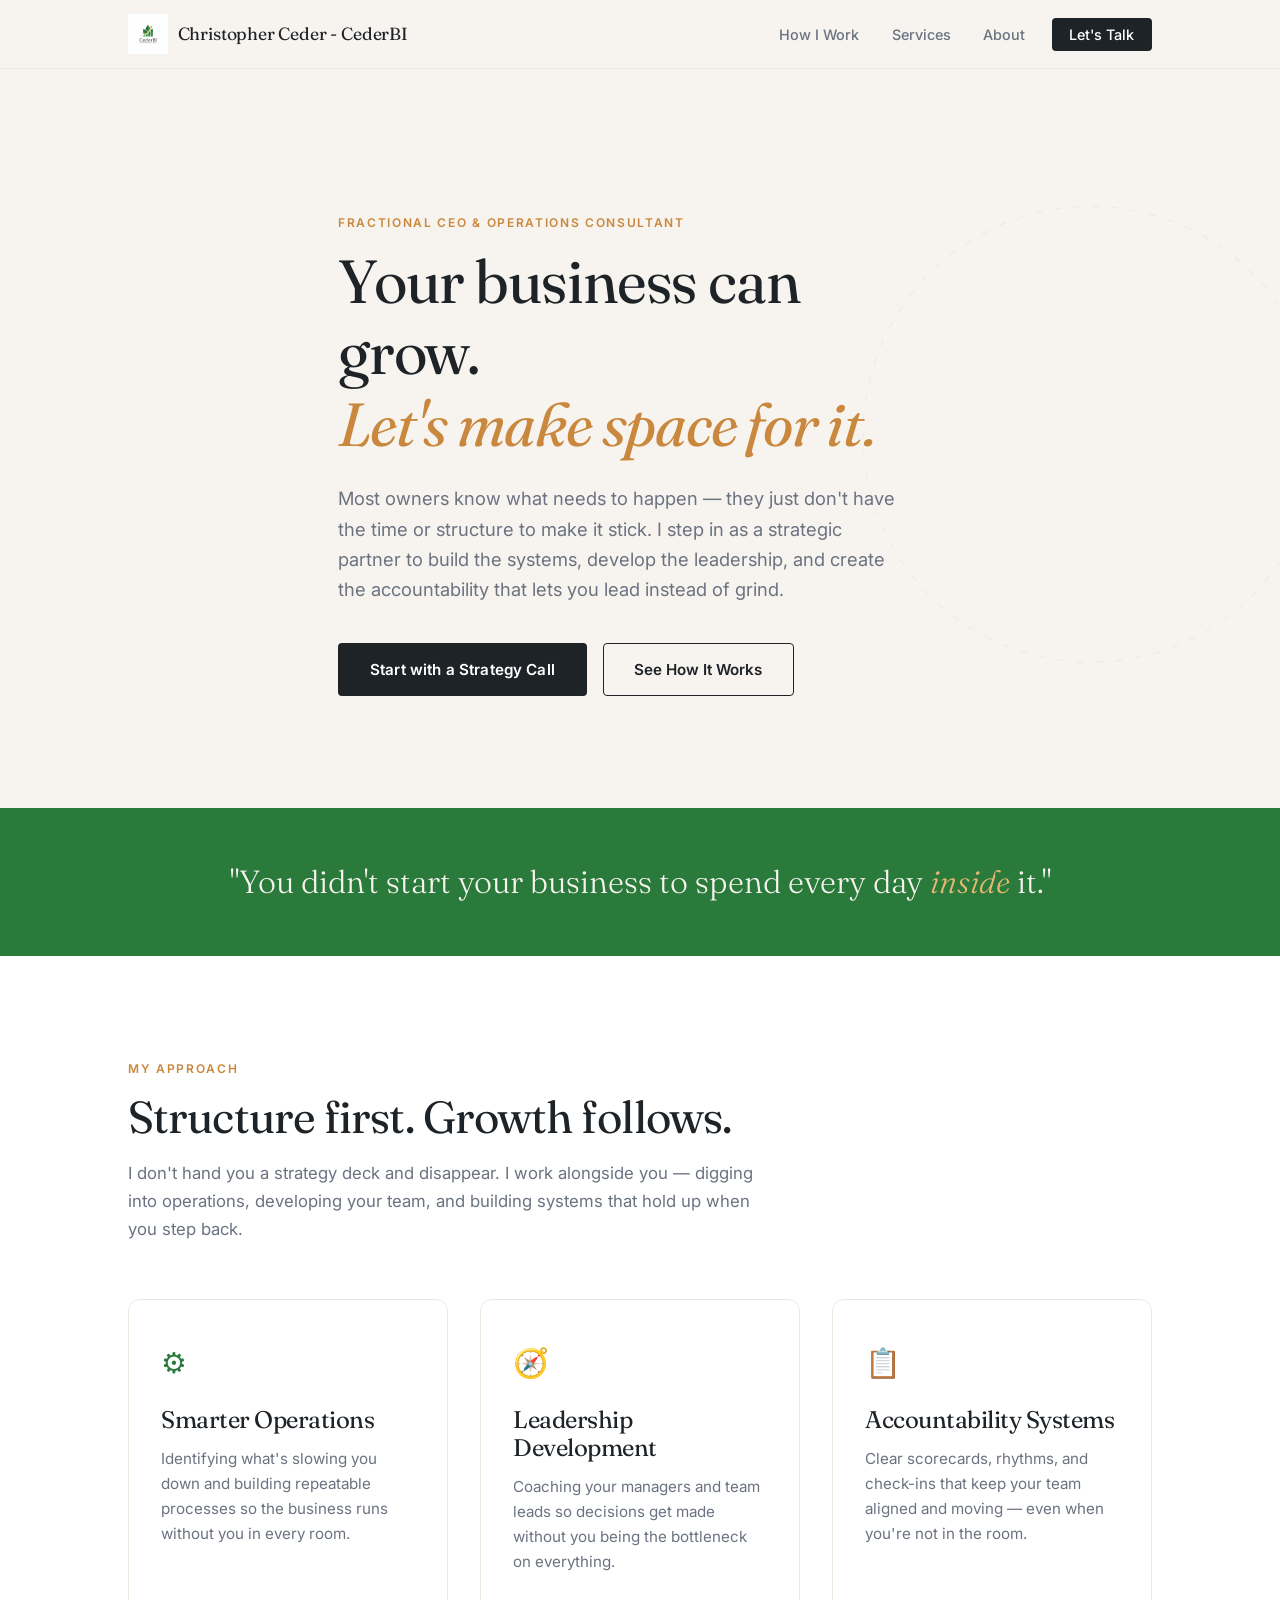
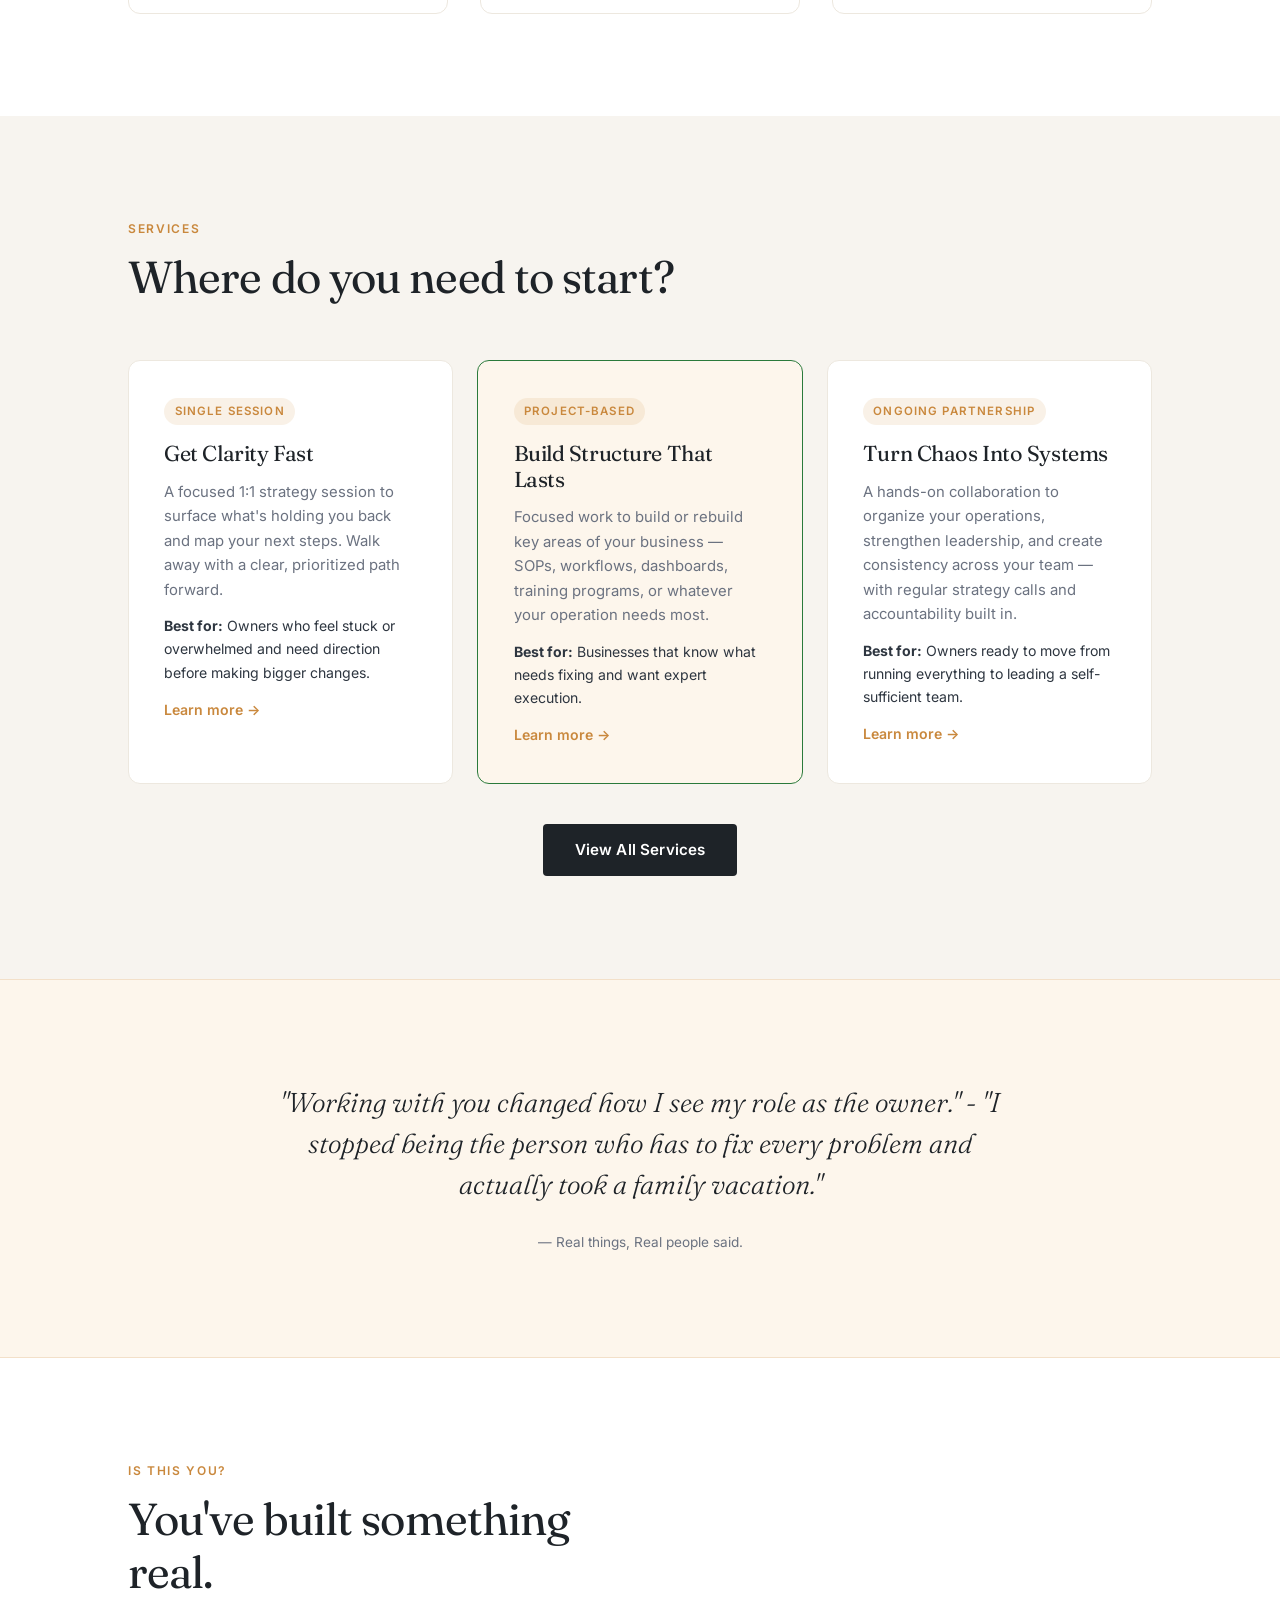
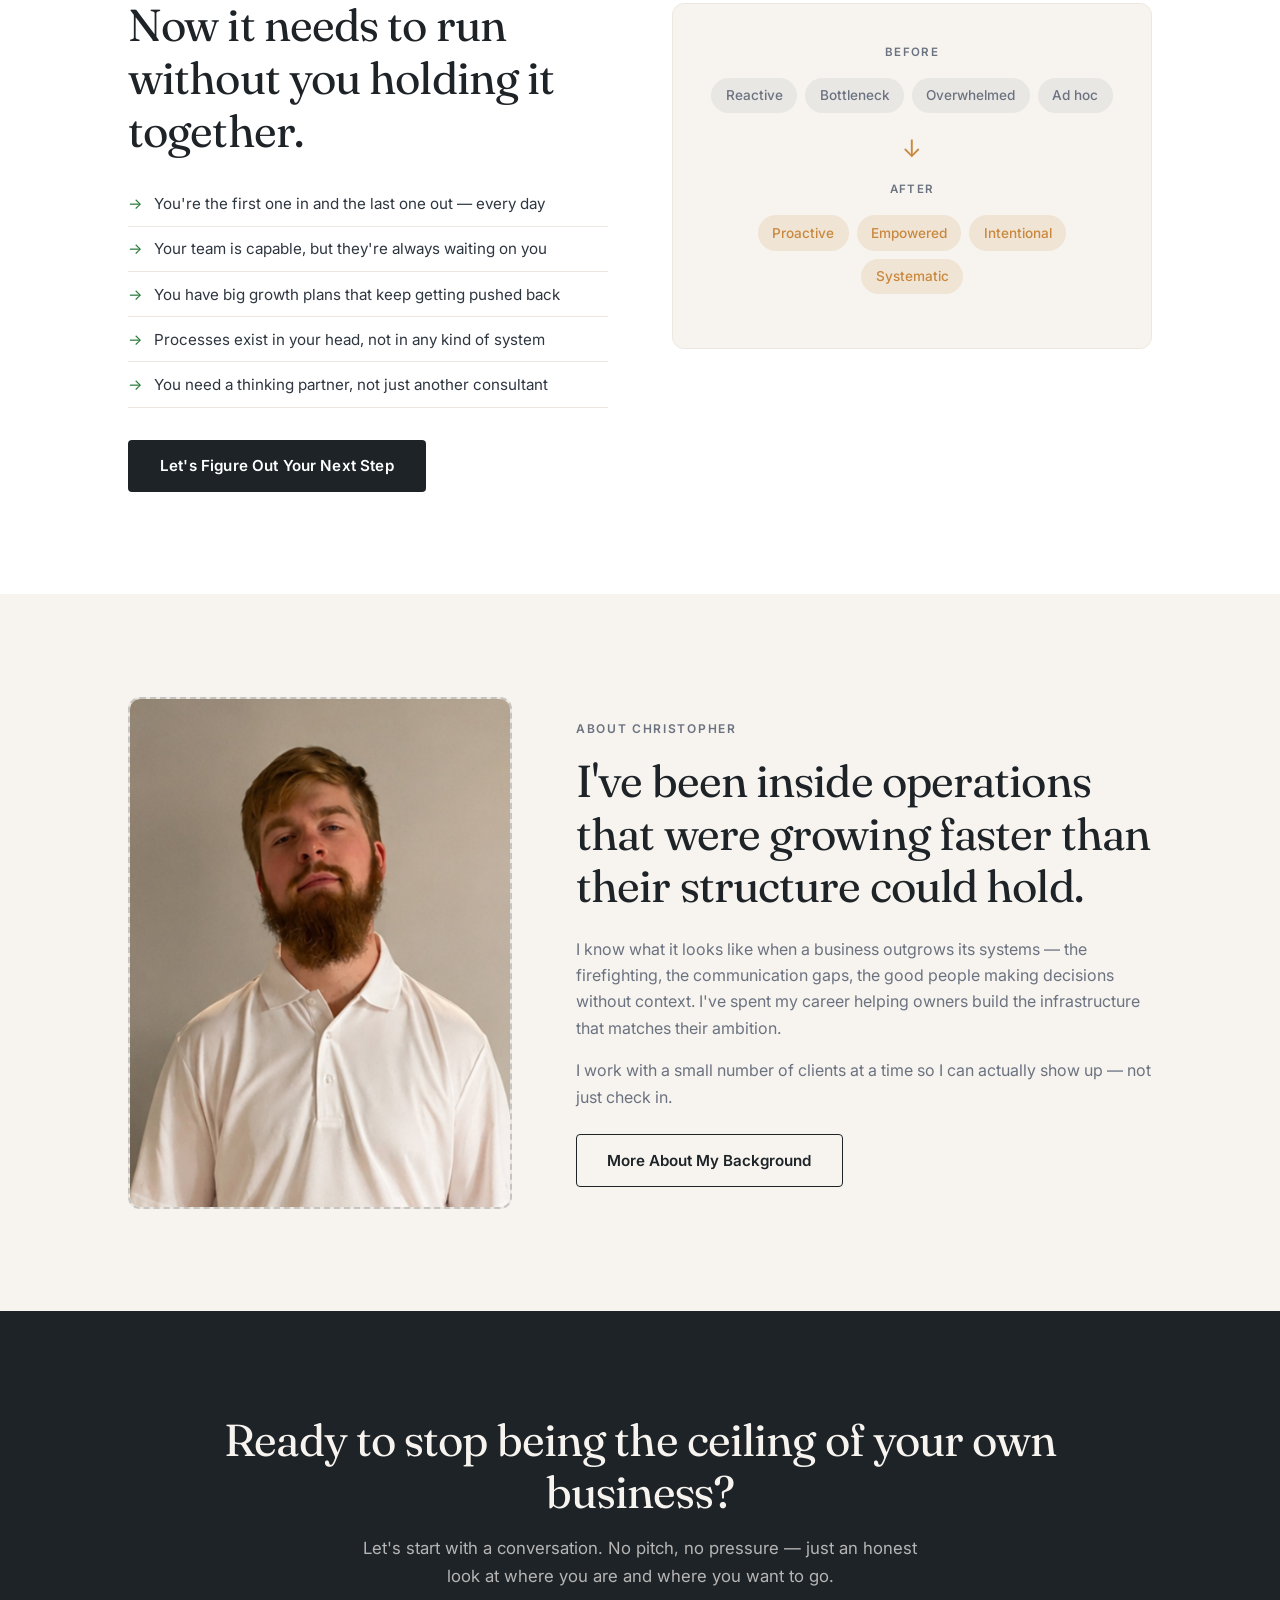
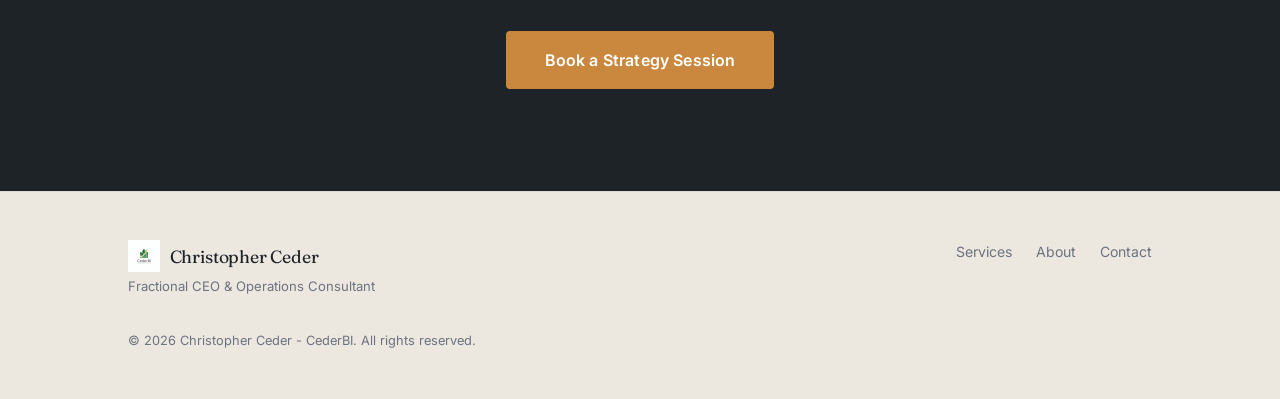
<file: index.html>
<!DOCTYPE html>
<html lang="en">
<head>
  <meta charset="UTF-8" />
  <meta name="viewport" content="width=device-width, initial-scale=1.0" />
  <title>Fractional CEO &amp; Operations Consultant | Texas / Nebraska / Iowa | Christopher Ceder</title>
  <meta name="description" content="Christopher Ceder helps business owners regain control through smarter operations, leadership development, and accountability. Fractional CEO &amp; consulting services." />
  <link rel="preconnect" href="https://fonts.googleapis.com" />
  <link rel="preconnect" href="https://fonts.gstatic.com" crossorigin />
  <link href="https://fonts.googleapis.com/css2?family=Fraunces:ital,opsz,wght@0,9..144,300;0,9..144,400;0,9..144,600;1,9..144,300&family=Inter:wght@400;500;600&display=swap" rel="stylesheet" />
  <link rel="icon" type="image/png" href="favicon.png" />
  <style>
/* =========================================================
   CHRISTOPHER CEDER — SITE STYLESHEET
   Palette: Warm ivory + deep slate + amber gold accent
   Type: Fraunces (display) + Inter (body)
   ========================================================= */

/* RESET & BASE */
*, *::before, *::after { box-sizing: border-box; margin: 0; padding: 0; }
html { scroll-behavior: smooth; font-size: 16px; }

:root {
  --ivory:      #F7F4EF;
  --ivory-dark: #EDE8DF;
  --slate:      #1E2328;
  --slate-mid:  #2E3640;
  --stone:      #6B7280;
  --gold:       #C9883D;
  --gold-light: #E8B870;
  --gold-bg:    #FDF6EC;
  --white:      #FFFFFF;

  --font-display: 'Fraunces', Georgia, serif;
  --font-body:    'Inter', system-ui, sans-serif;

  --max-w: 1120px;
  --section-pad: clamp(4rem, 8vw, 7rem);
  --radius: 4px;
  --radius-lg: 12px;
  --shadow: 0 2px 16px rgba(30,35,40,0.08);
  --shadow-card: 0 4px 24px rgba(30,35,40,0.10);

  --transition: 0.22s ease;
}

body {
  font-family: var(--font-body);
  background: var(--ivory);
  color: var(--slate);
  line-height: 1.65;
  -webkit-font-smoothing: antialiased;
}

img { max-width: 100%; display: block; }
a { color: inherit; text-decoration: none; }

/* TYPOGRAPHY */
h1, h2, h3, h4 {
  font-family: var(--font-display);
  font-weight: 400;
  line-height: 1.18;
  letter-spacing: -0.02em;
}
h1 { font-size: clamp(2.4rem, 5vw, 3.8rem); }
h2 { font-size: clamp(1.8rem, 3.5vw, 2.8rem); }
h3 { font-size: clamp(1.2rem, 2.2vw, 1.5rem); }
h4 { font-size: 1.05rem; font-weight: 600; }

em { font-style: italic; color: var(--gold); }

p { color: var(--slate-mid); }

.eyebrow {
  font-family: var(--font-body);
  font-size: 0.75rem;
  font-weight: 600;
  letter-spacing: 0.14em;
  text-transform: uppercase;
  color: var(--gold);
  margin-bottom: 0.8rem;
  display: block;
}

/* UTILITIES */
.container {
  width: 100%;
  max-width: var(--max-w);
  margin: 0 auto;
  padding: 0 clamp(1.25rem, 4vw, 3rem);
}

.section-header {
  max-width: 640px;
  margin-bottom: 3.5rem;
}
.section-sub {
  margin-top: 1rem;
  font-size: 1.05rem;
  color: var(--stone);
}

/* BUTTONS */
.btn-primary {
  display: inline-block;
  background: var(--slate);
  color: var(--white);
  padding: 0.85rem 2rem;
  border-radius: var(--radius);
  font-family: var(--font-body);
  font-size: 0.95rem;
  font-weight: 600;
  letter-spacing: 0.01em;
  transition: background var(--transition), transform var(--transition);
}
.btn-primary:hover { background: var(--gold); transform: translateY(-1px); }

.btn-ghost {
  display: inline-block;
  border: 1.5px solid var(--slate);
  color: var(--slate);
  padding: 0.8rem 1.9rem;
  border-radius: var(--radius);
  font-family: var(--font-body);
  font-size: 0.95rem;
  font-weight: 600;
  transition: border-color var(--transition), color var(--transition), transform var(--transition);
}
.btn-ghost:hover { border-color: var(--gold); color: var(--gold); transform: translateY(-1px); }

.btn-large { padding: 1rem 2.4rem; font-size: 1rem; }
.btn-full { width: 100%; text-align: center; }

/* ==========================
   NAVIGATION
   ========================== */
.nav-wrap {
  position: sticky;
  top: 0;
  z-index: 100;
  background: rgba(247,244,239,0.92);
  backdrop-filter: blur(12px);
  -webkit-backdrop-filter: blur(12px);
  border-bottom: 1px solid var(--ivory-dark);
  transition: box-shadow var(--transition);
}
.nav-wrap.scrolled { box-shadow: var(--shadow); }

.nav-inner {
  max-width: var(--max-w);
  margin: 0 auto;
  padding: 0 clamp(1.25rem, 4vw, 3rem);
  height: 68px;
  display: flex;
  align-items: center;
  justify-content: space-between;
  gap: 2rem;
}

.logo {
  font-family: var(--font-display);
  font-size: 1.15rem;
  font-weight: 400;
  color: var(--slate);
  letter-spacing: -0.01em;
  flex-shrink: 0;
}

.nav-links {
  display: flex;
  list-style: none;
  gap: 0.25rem;
  align-items: center;
}
.nav-links a {
  font-size: 0.9rem;
  font-weight: 500;
  color: var(--stone);
  padding: 0.5rem 0.9rem;
  border-radius: var(--radius);
  transition: color var(--transition), background var(--transition);
}
.nav-links a:hover, .nav-links a.active { color: var(--slate); }
.nav-links .nav-cta {
  background: var(--slate);
  color: var(--white) !important;
  padding: 0.5rem 1.1rem;
  margin-left: 0.5rem;
}
.nav-links .nav-cta:hover { background: var(--gold); }

.nav-toggle {
  display: none;
  flex-direction: column;
  gap: 5px;
  background: none;
  border: none;
  cursor: pointer;
  padding: 0.25rem;
}
.nav-toggle span {
  display: block;
  width: 24px;
  height: 2px;
  background: var(--slate);
  border-radius: 2px;
  transition: transform var(--transition), opacity var(--transition);
}

/* ==========================
   HERO
   ========================== */
.hero {
  position: relative;
  padding: clamp(5rem, 12vw, 9rem) 0 clamp(4rem, 9vw, 7rem);
  overflow: hidden;
}
.hero-inner {
  max-width: var(--max-w);
  margin: 0 auto;
  padding: 0 clamp(1.25rem, 4vw, 3rem);
  position: relative;
  z-index: 2;
  max-width: 700px;
}
.hero h1 { margin-bottom: 1.4rem; }
.hero-sub {
  font-size: clamp(1rem, 1.6vw, 1.15rem);
  color: var(--stone);
  max-width: 560px;
  margin-bottom: 2.4rem;
}
.hero-actions { display: flex; gap: 1rem; flex-wrap: wrap; }

.hero-mark {
  position: absolute;
  right: -4%;
  top: 50%;
  transform: translateY(-50%);
  width: clamp(280px, 40vw, 480px);
  aspect-ratio: 1;
  color: var(--ivory-dark);
  opacity: 0.8;
  pointer-events: none;
  animation: slowSpin 60s linear infinite;
}
@keyframes slowSpin { to { transform: translateY(-50%) rotate(360deg); } }

/* ==========================
   TENSION QUOTE
   ========================== */
.tension {
  background: var(--slate);
  padding: 3rem 0;
}
.tension p {
  font-family: var(--font-display);
  font-size: clamp(1.3rem, 2.8vw, 2rem);
  color: var(--ivory);
  text-align: center;
  font-weight: 300;
}
.tension em { color: var(--gold-light); }

/* ==========================
   HOW I WORK
   ========================== */
.how-i-work {
  padding: var(--section-pad) 0;
  background: var(--white);
}

.pillars {
  display: grid;
  grid-template-columns: repeat(auto-fit, minmax(280px, 1fr));
  gap: 2rem;
}
.pillar {
  padding: 2.4rem 2rem;
  border: 1px solid var(--ivory-dark);
  border-radius: var(--radius-lg);
  transition: box-shadow var(--transition), border-color var(--transition);
}
.pillar:hover { box-shadow: var(--shadow-card); border-color: var(--gold-light); }
.pillar-icon {
  font-size: 1.8rem;
  margin-bottom: 1.2rem;
}
.pillar h3 { margin-bottom: 0.75rem; }
.pillar p { color: var(--stone); font-size: 0.95rem; }

/* ==========================
   SERVICES PREVIEW
   ========================== */
.services-preview {
  padding: var(--section-pad) 0;
  background: var(--ivory);
}

.service-cards {
  display: grid;
  grid-template-columns: repeat(auto-fit, minmax(300px, 1fr));
  gap: 1.5rem;
  margin-bottom: 2.5rem;
}

.service-card {
  display: block;
  padding: 2.2rem;
  border-radius: var(--radius-lg);
  border: 1px solid var(--ivory-dark);
  background: var(--white);
  transition: box-shadow var(--transition), border-color var(--transition), transform var(--transition);
  cursor: pointer;
}
.service-card:hover {
  box-shadow: var(--shadow-card);
  border-color: var(--gold-light);
  transform: translateY(-3px);
}
.service-card--featured {
  border-color: var(--gold);
  background: var(--gold-bg);
}

.card-tag {
  display: inline-block;
  font-size: 0.72rem;
  font-weight: 600;
  letter-spacing: 0.1em;
  text-transform: uppercase;
  color: var(--gold);
  background: rgba(201,136,61,0.12);
  padding: 0.25rem 0.65rem;
  border-radius: 20px;
  margin-bottom: 1rem;
}
.service-card h3 { margin-bottom: 0.8rem; font-size: 1.35rem; }
.service-card p { font-size: 0.93rem; color: var(--stone); margin-bottom: 0.75rem; }
.card-best { color: var(--slate-mid) !important; font-size: 0.88rem !important; }
.card-link { font-size: 0.88rem; font-weight: 600; color: var(--gold); }

.services-cta { text-align: center; }

/* ==========================
   PROOF / QUOTE
   ========================== */
.proof {
  background: var(--gold-bg);
  padding: var(--section-pad) 0;
  border-top: 1px solid rgba(201,136,61,0.2);
  border-bottom: 1px solid rgba(201,136,61,0.2);
}
.proof-inner { max-width: 760px; margin: 0 auto; text-align: center; }
blockquote p {
  font-family: var(--font-display);
  font-size: clamp(1.2rem, 2.5vw, 1.7rem);
  font-weight: 300;
  font-style: italic;
  color: var(--slate);
  line-height: 1.5;
  margin-bottom: 1.5rem;
}
blockquote cite {
  font-family: var(--font-body);
  font-size: 0.85rem;
  color: var(--stone);
  font-style: normal;
}

/* ==========================
   WHO THIS IS FOR
   ========================== */
.who-for {
  padding: var(--section-pad) 0;
  background: var(--white);
}
.who-grid {
  display: grid;
  grid-template-columns: 1fr 1fr;
  gap: 4rem;
  align-items: center;
}
.who-text h2 { margin-bottom: 1.5rem; }
.who-list {
  list-style: none;
  margin-bottom: 2rem;
}
.who-list li {
  padding: 0.6rem 0;
  border-bottom: 1px solid var(--ivory-dark);
  color: var(--slate-mid);
  font-size: 0.95rem;
  display: flex;
  gap: 0.75rem;
}
.who-list li::before {
  content: "→";
  color: var(--gold);
  flex-shrink: 0;
}

.visual-box {
  background: var(--ivory);
  border: 1px solid var(--ivory-dark);
  border-radius: var(--radius-lg);
  padding: 2.4rem 2rem;
  text-align: center;
}
.vb-label {
  font-size: 0.72rem;
  font-weight: 600;
  letter-spacing: 0.12em;
  text-transform: uppercase;
  color: var(--stone);
  margin-bottom: 1rem;
}
.vb-items {
  display: flex;
  flex-wrap: wrap;
  gap: 0.5rem;
  justify-content: center;
  margin-bottom: 1rem;
}
.vb-items span {
  padding: 0.4rem 0.9rem;
  border-radius: 20px;
  font-size: 0.85rem;
  font-weight: 500;
}
.vb-items.before span { background: rgba(107,114,128,0.1); color: var(--stone); }
.vb-items.after span { background: rgba(201,136,61,0.15); color: var(--gold); }
.vb-arrow {
  font-size: 1.5rem;
  color: var(--gold);
  margin: 0.75rem 0;
}

/* ==========================
   ABOUT TEASER
   ========================== */
.about-teaser {
  padding: var(--section-pad) 0;
  background: var(--ivory);
}
.about-grid {
  display: grid;
  grid-template-columns: 1fr 1.5fr;
  gap: 4rem;
  align-items: center;
}
.img-frame {
  background: var(--ivory-dark);
  border-radius: var(--radius-lg);
  aspect-ratio: 3/4;
  display: flex;
  align-items: center;
  justify-content: center;
  text-align: center;
  color: var(--stone);
  font-size: 0.85rem;
  border: 2px dashed rgba(107,114,128,0.3);
}
.img-frame.large { aspect-ratio: 4/5; }
.about-text h2 { margin-bottom: 1.4rem; }
.about-text p { margin-bottom: 1rem; color: var(--stone); }
.about-text .btn-ghost { margin-top: 0.5rem; }

/* ==========================
   CTA STRIP
   ========================== */
.cta-strip {
  background: var(--slate);
  padding: var(--section-pad) 0;
  text-align: center;
}
.cta-strip h2 { color: var(--ivory); margin-bottom: 1rem; }
.cta-strip p { color: rgba(247,244,239,0.7); max-width: 560px; margin: 0 auto 2.5rem; font-size: 1.05rem; }
.cta-strip .btn-primary { background: var(--gold); }
.cta-strip .btn-primary:hover { background: var(--gold-light); }

/* ==========================
   FOOTER
   ========================== */
.site-footer {
  background: var(--ivory-dark);
  border-top: 1px solid rgba(30,35,40,0.08);
  padding: 3rem 0;
}
.footer-inner {
  display: flex;
  flex-wrap: wrap;
  gap: 2rem;
  align-items: flex-start;
  justify-content: space-between;
}
.footer-brand .logo { font-size: 1rem; }
.footer-brand p { font-size: 0.82rem; color: var(--stone); margin-top: 0.25rem; }
.footer-nav {
  display: flex;
  gap: 1.5rem;
  align-items: center;
  flex-wrap: wrap;
}
.footer-nav a { font-size: 0.88rem; color: var(--stone); transition: color var(--transition); }
.footer-nav a:hover { color: var(--slate); }
.footer-copy { font-size: 0.8rem; color: var(--stone); width: 100%; }

/* ==========================
   PAGE HERO (inner pages)
   ========================== */
.page-hero {
  padding: clamp(3.5rem, 8vw, 6rem) 0 clamp(2.5rem, 5vw, 4rem);
  background: var(--white);
  border-bottom: 1px solid var(--ivory-dark);
}
.page-hero h1 { margin-top: 0.5rem; }
.page-hero .hero-sub {
  font-size: 1.05rem;
  color: var(--stone);
  max-width: 600px;
  margin-top: 1.2rem;
}

/* ==========================
   SERVICES DETAIL
   ========================== */
.service-detail { padding: var(--section-pad) 0; }
.service-detail:nth-child(odd) { background: var(--white); }
.service-detail:nth-child(even) { background: var(--ivory); }

.service-detail-grid {
  display: grid;
  grid-template-columns: 1fr 340px;
  gap: 4rem;
  align-items: start;
}
.service-detail-text h2 { margin: 0.6rem 0 0.4rem; }
.service-price {
  font-size: 0.88rem;
  color: var(--stone);
  margin-bottom: 1.5rem;
  font-style: italic;
}
.service-detail-text p { margin-bottom: 1rem; color: var(--stone); }
.service-detail-text h4 { margin: 1.5rem 0 0.75rem; color: var(--slate); }
.service-list {
  list-style: none;
  margin-bottom: 1.5rem;
}
.service-list li {
  padding: 0.5rem 0;
  border-bottom: 1px solid var(--ivory-dark);
  color: var(--slate-mid);
  font-size: 0.93rem;
  display: flex;
  gap: 0.7rem;
}
.service-list li::before { content: "✓"; color: var(--gold); flex-shrink: 0; }

.aside-card {
  background: var(--ivory);
  border: 1px solid var(--ivory-dark);
  border-radius: var(--radius-lg);
  padding: 2rem;
  position: sticky;
  top: 88px;
}
.aside-card h4 { margin-bottom: 1rem; }
.aside-card ul { list-style: none; }
.aside-card li {
  padding: 0.55rem 0;
  border-bottom: 1px solid var(--ivory-dark);
  font-size: 0.9rem;
  color: var(--stone);
  display: flex;
  gap: 0.6rem;
}
.aside-card li::before { content: "·"; color: var(--gold); font-size: 1.2rem; line-height: 1; }

.service-divider { padding: 0; }
.service-divider hr { border: none; border-top: 1px solid var(--ivory-dark); }

/* ==========================
   FAQ
   ========================== */
.faq-section {
  padding: var(--section-pad) 0;
  background: var(--gold-bg);
}
.faq-list { max-width: 760px; }
.faq-item { border-bottom: 1px solid rgba(201,136,61,0.25); }
.faq-q {
  width: 100%;
  text-align: left;
  background: none;
  border: none;
  padding: 1.3rem 0;
  font-family: var(--font-body);
  font-size: 1rem;
  font-weight: 600;
  color: var(--slate);
  cursor: pointer;
  display: flex;
  justify-content: space-between;
  align-items: center;
  gap: 1rem;
}
.faq-q::after {
  content: "+";
  font-size: 1.3rem;
  color: var(--gold);
  flex-shrink: 0;
  transition: transform var(--transition);
}
.faq-q[aria-expanded="true"]::after { transform: rotate(45deg); }
.faq-a {
  display: none;
  padding-bottom: 1.3rem;
}
.faq-a.open { display: block; }
.faq-a p { color: var(--stone); font-size: 0.95rem; }

/* ==========================
   ABOUT FULL PAGE
   ========================== */
.about-full {
  padding: var(--section-pad) 0;
  background: var(--white);
}
.about-full-grid {
  display: grid;
  grid-template-columns: 340px 1fr;
  gap: 4rem;
  align-items: start;
}
.about-full-text h2 { margin-bottom: 1.4rem; }
.about-full-text p { margin-bottom: 1rem; color: var(--stone); }

.principles {
  padding: var(--section-pad) 0;
  background: var(--ivory);
}
.principles-grid {
  display: grid;
  grid-template-columns: repeat(auto-fit, minmax(240px, 1fr));
  gap: 2rem;
}
.principle-item {
  padding: 2rem;
  background: var(--white);
  border: 1px solid var(--ivory-dark);
  border-radius: var(--radius-lg);
}
.principle-item h3 { margin-bottom: 0.75rem; font-size: 1.15rem; }
.principle-item p { font-size: 0.93rem; color: var(--stone); }

.what-i-bring {
  padding: var(--section-pad) 0;
  background: var(--white);
}
.bring-grid {
  display: grid;
  grid-template-columns: repeat(auto-fit, minmax(220px, 1fr));
  gap: 1.5rem;
}
.bring-item {
  padding: 1.5rem;
  border-top: 2px solid var(--gold);
}
.bring-label {
  display: block;
  font-size: 0.75rem;
  font-weight: 700;
  letter-spacing: 0.1em;
  text-transform: uppercase;
  color: var(--gold);
  margin-bottom: 0.6rem;
}
.bring-item p { font-size: 0.88rem; color: var(--stone); }

.personal-note {
  padding: var(--section-pad) 0;
  background: var(--slate);
}
.note-inner {
  max-width: 680px;
  margin: 0 auto;
  text-align: center;
}
.note-inner .eyebrow { color: var(--gold-light); }
.note-inner p { color: rgba(247,244,239,0.78); margin-bottom: 1.2rem; font-size: 1.05rem; }
.note-inner .btn-primary { background: var(--gold); margin-top: 0.5rem; }
.note-inner .btn-primary:hover { background: var(--gold-light); }

/* ==========================
   CONTACT PAGE
   ========================== */
.contact-hero {
  padding: clamp(3rem, 7vw, 6rem) 0 var(--section-pad);
}
.contact-grid {
  display: grid;
  grid-template-columns: 1fr 1.2fr;
  gap: 5rem;
  align-items: start;
}
.contact-text h1 { margin: 0.5rem 0 1.2rem; }
.contact-text p { color: var(--stone); margin-bottom: 1rem; font-size: 0.98rem; }

.contact-direct { margin-top: 2.5rem; }
.contact-direct-label {
  font-size: 0.78rem;
  font-weight: 600;
  letter-spacing: 0.1em;
  text-transform: uppercase;
  color: var(--stone);
  margin-bottom: 0.75rem;
}
.contact-link {
  display: block;
  color: var(--slate);
  font-weight: 500;
  padding: 0.65rem 0;
  border-bottom: 1px solid var(--ivory-dark);
  transition: color var(--transition);
  font-size: 0.95rem;
}
.contact-link:hover { color: var(--gold); }

.contact-form-wrap {
  background: var(--white);
  border: 1px solid var(--ivory-dark);
  border-radius: var(--radius-lg);
  padding: 2.5rem 2.2rem;
  box-shadow: var(--shadow-card);
}
.contact-form { display: flex; flex-direction: column; gap: 1.4rem; }
.form-row { display: flex; flex-direction: column; gap: 0.4rem; }
.form-row label {
  font-size: 0.85rem;
  font-weight: 600;
  color: var(--slate);
}
.form-row input,
.form-row textarea,
.form-row select {
  width: 100%;
  padding: 0.75rem 1rem;
  border: 1.5px solid var(--ivory-dark);
  border-radius: var(--radius);
  font-family: var(--font-body);
  font-size: 0.93rem;
  color: var(--slate);
  background: var(--ivory);
  transition: border-color var(--transition), box-shadow var(--transition);
  outline: none;
  appearance: none;
}
.form-row input:focus,
.form-row textarea:focus,
.form-row select:focus {
  border-color: var(--gold);
  box-shadow: 0 0 0 3px rgba(201,136,61,0.12);
}
.form-row textarea { resize: vertical; min-height: 110px; }
.form-note {
  text-align: center;
  font-size: 0.82rem;
  color: var(--stone);
  margin-top: -0.5rem;
}

/* ==========================
   RESPONSIVE
   ========================== */
@media (max-width: 900px) {
  .who-grid,
  .about-grid,
  .about-full-grid,
  .service-detail-grid,
  .contact-grid {
    grid-template-columns: 1fr;
    gap: 2.5rem;
  }
  .hero-mark { display: none; }
  .who-visual { order: -1; }
  .aside-card { position: static; }
  .about-full-img .img-frame { max-width: 320px; aspect-ratio: 1/1; }
}

@media (max-width: 640px) {
  .nav-links {
    display: none;
    position: absolute;
    top: 68px;
    left: 0;
    right: 0;
    background: var(--ivory);
    border-bottom: 1px solid var(--ivory-dark);
    flex-direction: column;
    padding: 1rem;
    gap: 0.25rem;
  }
  .nav-links.open { display: flex; }
  .nav-links a { display: block; padding: 0.75rem 1rem; }
  .nav-toggle { display: flex; }

  .hero-actions { flex-direction: column; }
  .hero-actions .btn-primary,
  .hero-actions .btn-ghost { text-align: center; }

  .service-cards { grid-template-columns: 1fr; }
  .pillars { grid-template-columns: 1fr; }
  .principles-grid { grid-template-columns: 1fr; }
  .bring-grid { grid-template-columns: 1fr 1fr; }
  .footer-inner { flex-direction: column; }
}

@media (prefers-reduced-motion: reduce) {
  *, *::before, *::after { animation-duration: 0.01ms !important; transition-duration: 0.01ms !important; }
}

/* Logo image in nav */
.logo { display: flex; align-items: center; gap: 0.6rem; }
.logo-img { height: 40px; width: auto; display: block; }
.logo-text { font-family: var(--font-display); font-size: 1.1rem; font-weight: 400; color: var(--slate); letter-spacing: -0.01em; }

/* Green accent from logo */
:root { --green: #2A7A3B; --green-light: #3E9B51; }

.pillar-icon { color: var(--green); }
.service-card--featured { border-color: var(--green) !important; }
.who-list li::before { color: var(--green); }
.service-list li::before { color: var(--green); }
.bring-item { border-top-color: var(--green); }
.bring-label { color: var(--green); }
.tension { background: var(--green); }
  </style>
  <script type="application/ld+json">
{
  "@context": "https://schema.org",
  "@type": "ProfessionalService",
  "@id": "https://cederbi.com/#organization",
  "name": "Christopher Ceder - CederBI",
  "alternateName": "CederBI",
  "url": "https://cederbi.com",
  "logo": "https://cederbi.com/logo.png",
  "image": "https://cederbi.com/logo.png",
  "telephone": "+15125405634",
  "description": "Christopher Ceder helps business owners regain control through smarter operations, leadership development, and accountability. Fractional CEO & consulting services.",
  "areaServed": [
    { "@type": "City", "name": "Killeen", "containedInPlace": { "@type": "State", "name": "Texas" } },
    { "@type": "City", "name": "Austin", "containedInPlace": { "@type": "State", "name": "Texas" } },
    { "@type": "City", "name": "Omaha", "containedInPlace": { "@type": "State", "name": "Nebraska" } },
    { "@type": "City", "name": "Council Bluffs", "containedInPlace": { "@type": "State", "name": "Iowa" } }
  ],
  "sameAs": []
}
</script>
</head>
<body>

  <header class="nav-wrap" id="nav">
    <nav class="nav-inner">
      <a href="index.html" class="logo">
        <img src="logo.png" alt="CederBI Logo" class="logo-img" />
        <span class="logo-text">Christopher Ceder - CederBI</span>
      </a>
      <button class="nav-toggle" aria-label="Open menu" aria-expanded="false">
        <span></span><span></span><span></span>
      </button>
      <ul class="nav-links">
        <li><a href="index.html#how-i-work">How I Work</a></li>
        <li><a href="services.html">Services</a></li>
        <li><a href="about.html">About</a></li>
        <li><a href="contact.html" class="nav-cta">Let's Talk</a></li>
      </ul>
    </nav>
  </header>

  <main>

    <section class="hero">
      <div class="hero-inner">
        <p class="eyebrow">Fractional CEO &amp; Operations Consultant</p>
        <h1>Your business can grow.<br /><em>Let's make space for it.</em></h1>
        <p class="hero-sub">Most owners know what needs to happen — they just don't have the time or structure to make it stick. I step in as a strategic partner to build the systems, develop the leadership, and create the accountability that lets you lead instead of grind.</p>
        <div class="hero-actions">
          <a href="contact.html" class="btn-primary">Start with a Strategy Call</a>
          <a href="services.html" class="btn-ghost">See How It Works</a>
        </div>
      </div>
      <div class="hero-mark" aria-hidden="true">
        <svg viewBox="0 0 400 400" fill="none" xmlns="http://www.w3.org/2000/svg">
          <circle cx="200" cy="200" r="190" stroke="currentColor" stroke-width="1" stroke-dasharray="6 10"/>
          <circle cx="200" cy="200" r="130" stroke="currentColor" stroke-width="0.5" opacity="0.5"/>
          <line x1="200" y1="10" x2="200" y2="390" stroke="currentColor" stroke-width="0.5" opacity="0.3"/>
          <line x1="10" y1="200" x2="390" y2="200" stroke="currentColor" stroke-width="0.5" opacity="0.3"/>
        </svg>
      </div>
    </section>

    <section class="tension">
      <div class="container">
        <p>"You didn't start your business to spend every day <em>inside</em> it."</p>
      </div>
    </section>

    <section class="how-i-work" id="how-i-work">
      <div class="container">
        <div class="section-header">
          <p class="eyebrow">My Approach</p>
          <h2>Structure first. Growth follows.</h2>
          <p class="section-sub">I don't hand you a strategy deck and disappear. I work alongside you — digging into operations, developing your team, and building systems that hold up when you step back.</p>
        </div>
        <div class="pillars">
          <div class="pillar">
            <div class="pillar-icon">⚙</div>
            <h3>Smarter Operations</h3>
            <p>Identifying what's slowing you down and building repeatable processes so the business runs without you in every room.</p>
          </div>
          <div class="pillar">
            <div class="pillar-icon">🧭</div>
            <h3>Leadership Development</h3>
            <p>Coaching your managers and team leads so decisions get made without you being the bottleneck on everything.</p>
          </div>
          <div class="pillar">
            <div class="pillar-icon">📋</div>
            <h3>Accountability Systems</h3>
            <p>Clear scorecards, rhythms, and check-ins that keep your team aligned and moving — even when you're not in the room.</p>
          </div>
        </div>
      </div>
    </section>

    <section class="services-preview">
      <div class="container">
        <div class="section-header">
          <p class="eyebrow">Services</p>
          <h2>Where do you need to start?</h2>
        </div>
        <div class="service-cards">
          <a href="services.html#clarity" class="service-card">
            <div class="card-tag">Single Session</div>
            <h3>Get Clarity Fast</h3>
            <p>A focused 1:1 strategy session to surface what's holding you back and map your next steps. Walk away with a clear, prioritized path forward.</p>
            <p class="card-best"><strong>Best for:</strong> Owners who feel stuck or overwhelmed and need direction before making bigger changes.</p>
            <span class="card-link">Learn more →</span>
          </a>
          <a href="services.html#structure" class="service-card service-card--featured">
            <div class="card-tag">Project-Based</div>
            <h3>Build Structure That Lasts</h3>
            <p>Focused work to build or rebuild key areas of your business — SOPs, workflows, dashboards, training programs, or whatever your operation needs most.</p>
            <p class="card-best"><strong>Best for:</strong> Businesses that know what needs fixing and want expert execution.</p>
            <span class="card-link">Learn more →</span>
          </a>
          <a href="services.html#systems" class="service-card">
            <div class="card-tag">Ongoing Partnership</div>
            <h3>Turn Chaos Into Systems</h3>
            <p>A hands-on collaboration to organize your operations, strengthen leadership, and create consistency across your team — with regular strategy calls and accountability built in.</p>
            <p class="card-best"><strong>Best for:</strong> Owners ready to move from running everything to leading a self-sufficient team.</p>
            <span class="card-link">Learn more →</span>
          </a>
        </div>
        <div class="services-cta">
          <a href="services.html" class="btn-primary">View All Services</a>
        </div>
      </div>
    </section>

    <section class="proof">
      <div class="container">
        <div class="proof-inner">
          <blockquote>
            <p>"Working with you changed how I see my role as the owner."  -  "I stopped being the person who has to fix every problem and actually took a family vacation."</p>
            <cite>— Real things, Real people said. </cite>
          </blockquote>
        </div>
      </div>
    </section>

    <section class="who-for">
      <div class="container">
        <div class="who-grid">
          <div class="who-text">
            <p class="eyebrow">Is This You?</p>
            <h2>You've built something real.<br />Now it needs to run without you holding it together.</h2>
            <ul class="who-list">
              <li>You're the first one in and the last one out — every day</li>
              <li>Your team is capable, but they're always waiting on you</li>
              <li>You have big growth plans that keep getting pushed back</li>
              <li>Processes exist in your head, not in any kind of system</li>
              <li>You need a thinking partner, not just another consultant</li>
            </ul>
            <a href="contact.html" class="btn-primary">Let's Figure Out Your Next Step</a>
          </div>
          <div class="who-visual" aria-hidden="true">
            <div class="visual-box">
              <div class="vb-label">Before</div>
              <div class="vb-items before">
                <span>Reactive</span><span>Bottleneck</span><span>Overwhelmed</span><span>Ad hoc</span>
              </div>
              <div class="vb-arrow">↓</div>
              <div class="vb-label">After</div>
              <div class="vb-items after">
                <span>Proactive</span><span>Empowered</span><span>Intentional</span><span>Systematic</span>
              </div>
            </div>
          </div>
        </div>
      </div>
    </section>

    <section class="about-teaser">
      <div class="container">
        <div class="about-grid">
          <div class="about-img-placeholder" aria-hidden="true">
            <img src="headshot-home.jpg" alt="Christopher Ceder" class="img-frame" />
          </div>
          <div class="about-text">
            <p class="eyebrow">About Christopher</p>
            <h2>I've been inside operations that were growing faster than their structure could hold.</h2>
            <p>I know what it looks like when a business outgrows its systems — the firefighting, the communication gaps, the good people making decisions without context. I've spent my career helping owners build the infrastructure that matches their ambition.</p>
            <p>I work with a small number of clients at a time so I can actually show up — not just check in.</p>
            <a href="about.html" class="btn-ghost">More About My Background</a>
          </div>
        </div>
      </div>
    </section>

    <section class="cta-strip">
      <div class="container">
        <h2>Ready to stop being the ceiling of your own business?</h2>
        <p>Let's start with a conversation. No pitch, no pressure — just an honest look at where you are and where you want to go.</p>
        <a href="contact.html" class="btn-primary btn-large">Book a Strategy Session</a>
      </div>
    </section>

  </main>

  <footer class="site-footer">
    <div class="container footer-inner">
      <div class="footer-brand">
        <a href="index.html" class="logo">
          <img src="logo.png" alt="CederBI Logo" class="logo-img" style="height:32px;" />
          <span class="logo-text">Christopher Ceder</span>
        </a>
        <p>Fractional CEO &amp; Operations Consultant</p>
      </div>
      <nav class="footer-nav">
        <a href="services.html">Services</a>
        <a href="about.html">About</a>
        <a href="contact.html">Contact</a>
      </nav>
      <p class="footer-copy">© 2026 Christopher Ceder - CederBI. All rights reserved.</p>
    </div>
  </footer>

  <script>
// NAV: scroll shadow
const nav = document.getElementById('nav');
if (nav) {
  window.addEventListener('scroll', () => {
    nav.classList.toggle('scrolled', window.scrollY > 20);
  }, { passive: true });
}

// NAV: mobile toggle
const toggle = document.querySelector('.nav-toggle');
const links  = document.querySelector('.nav-links');
if (toggle && links) {
  toggle.addEventListener('click', () => {
    const open = links.classList.toggle('open');
    toggle.setAttribute('aria-expanded', open);
  });
  // Close on link click
  links.querySelectorAll('a').forEach(a => {
    a.addEventListener('click', () => {
      links.classList.remove('open');
      toggle.setAttribute('aria-expanded', 'false');
    });
  });
}

// FAQ accordion
document.querySelectorAll('.faq-q').forEach(btn => {
  btn.addEventListener('click', () => {
    const answer  = btn.nextElementSibling;
    const isOpen  = btn.getAttribute('aria-expanded') === 'true';
    // Close all
    document.querySelectorAll('.faq-q').forEach(b => {
      b.setAttribute('aria-expanded', 'false');
      b.nextElementSibling.classList.remove('open');
    });
    // Open if was closed
    if (!isOpen) {
      btn.setAttribute('aria-expanded', 'true');
      answer.classList.add('open');
    }
  });
});

// Smooth scroll for anchor links
document.querySelectorAll('a[href^="#"]').forEach(a => {
  a.addEventListener('click', e => {
    const target = document.querySelector(a.getAttribute('href'));
    if (target) {
      e.preventDefault();
      target.scrollIntoView({ behavior: 'smooth', block: 'start' });
    }
  });
});
  </script>
</body>
</html>
</file>
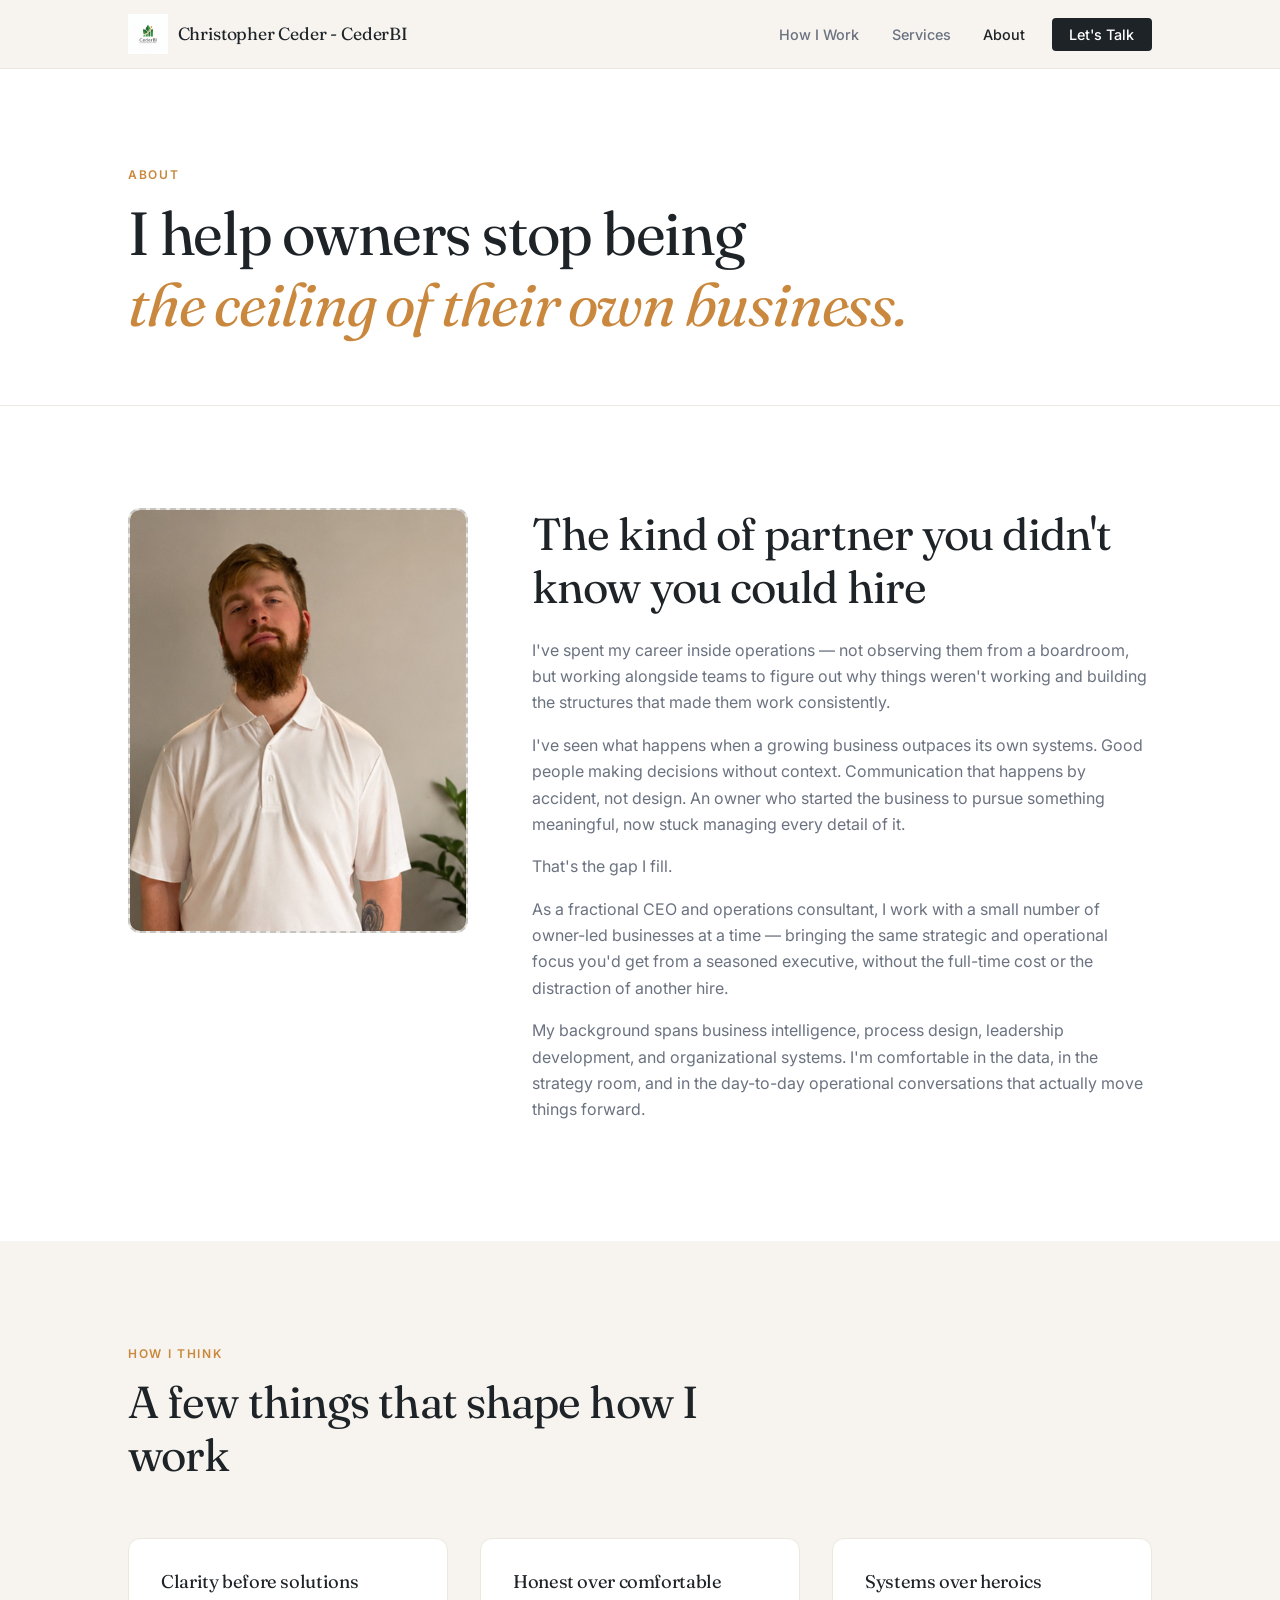
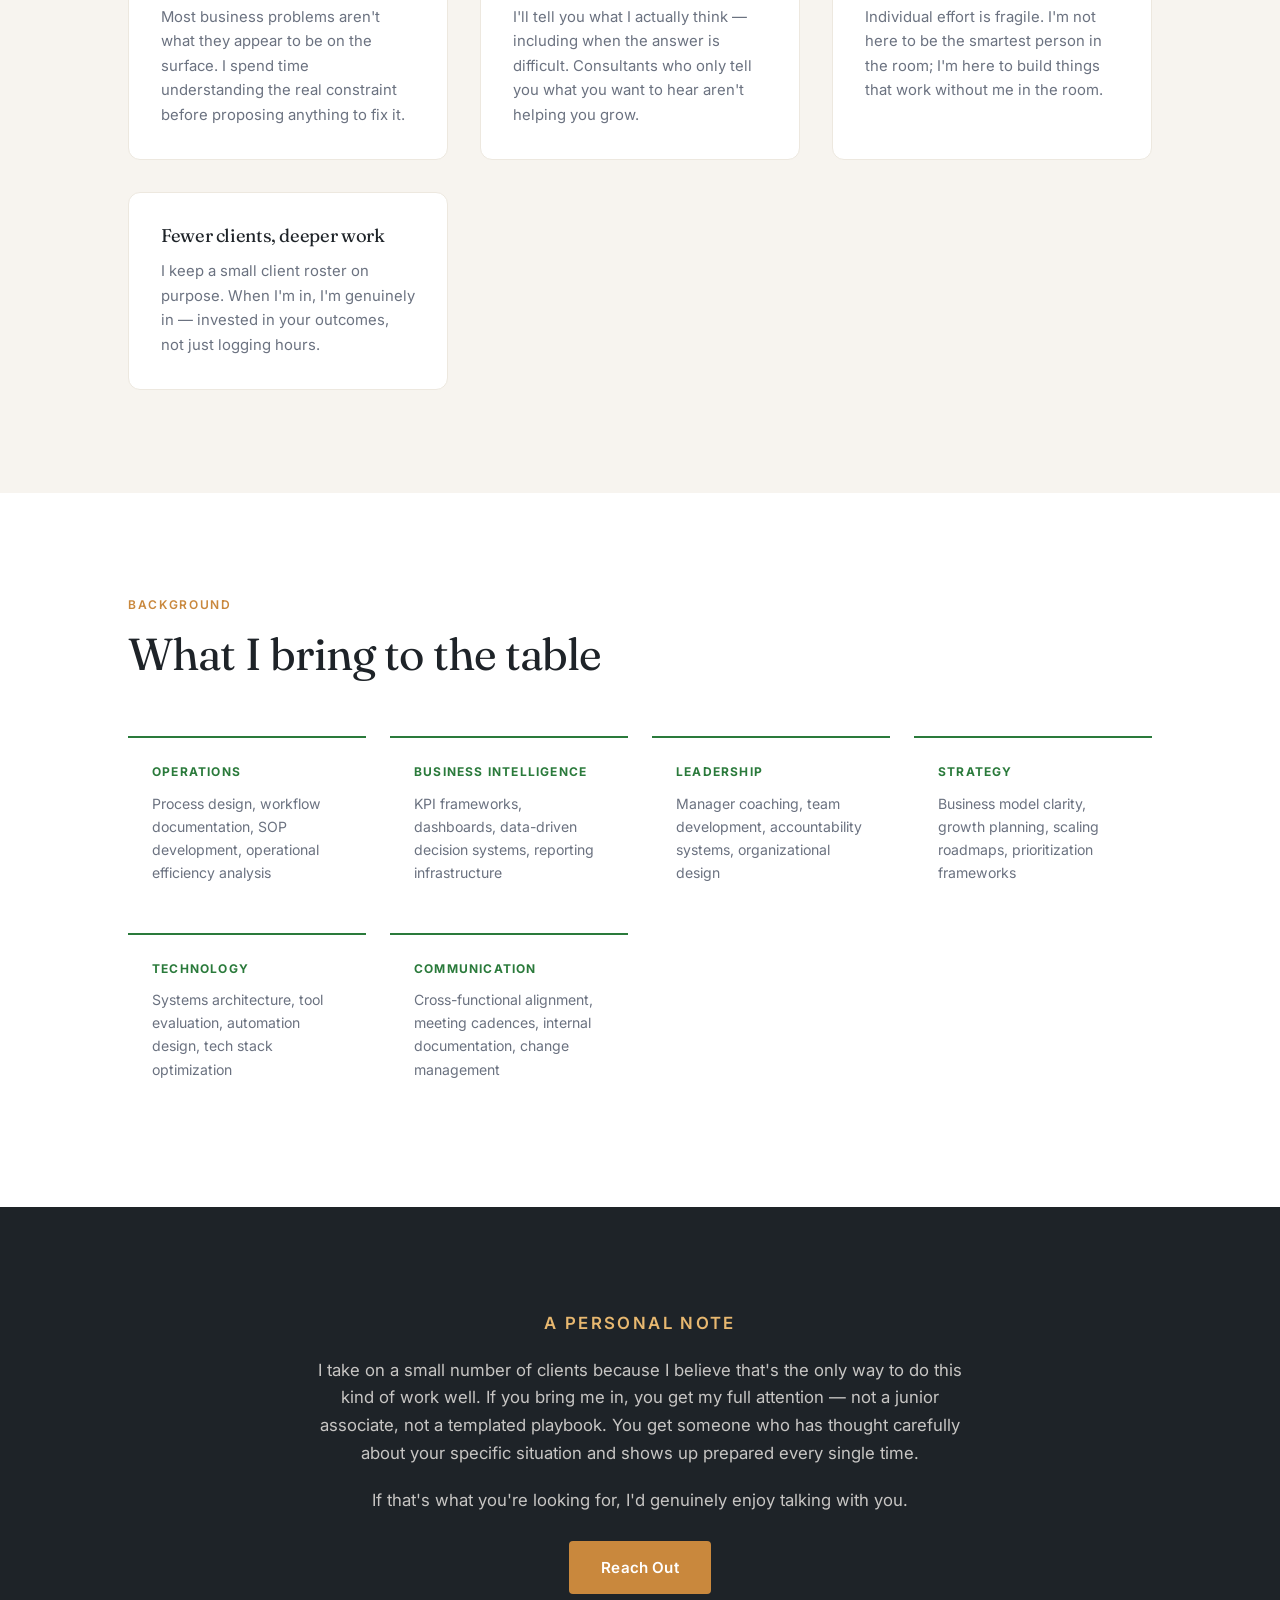
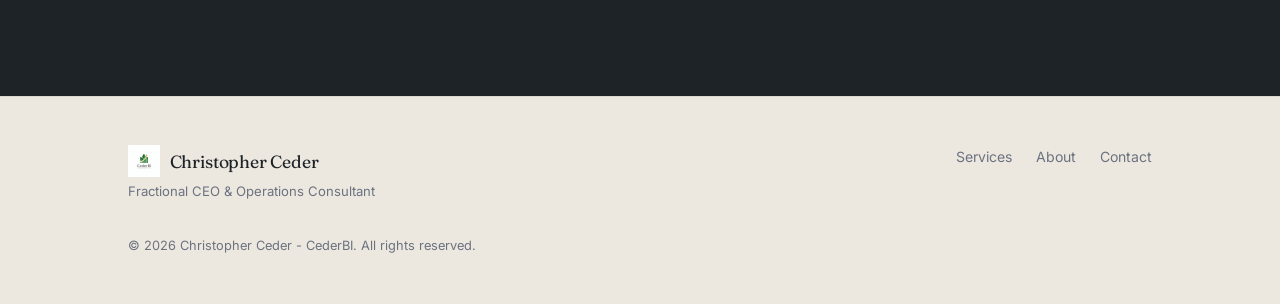
<file: about.html>
<!DOCTYPE html>
<html lang="en">
<head>
  <meta charset="UTF-8" />
  <meta name="viewport" content="width=device-width, initial-scale=1.0" />
  <title>About Christopher Ceder | Fractional CEO & Business Consultant</title>
  <meta name="description" content="Learn about Christopher Ceder's background in operations, leadership, and fractional executive consulting." />
  <link rel="preconnect" href="https://fonts.googleapis.com" />
  <link rel="preconnect" href="https://fonts.gstatic.com" crossorigin />
  <link href="https://fonts.googleapis.com/css2?family=Fraunces:ital,opsz,wght@0,9..144,300;0,9..144,400;0,9..144,600;1,9..144,300&family=Inter:wght@400;500;600&display=swap" rel="stylesheet" />
  <link rel="icon" type="image/png" href="favicon.png" />  
  <style>
/* =========================================================
   CHRISTOPHER CEDER — SITE STYLESHEET
   Palette: Warm ivory + deep slate + amber gold accent
   Type: Fraunces (display) + Inter (body)
   ========================================================= */

/* RESET & BASE */
*, *::before, *::after { box-sizing: border-box; margin: 0; padding: 0; }
html { scroll-behavior: smooth; font-size: 16px; }

:root {
  --ivory:      #F7F4EF;
  --ivory-dark: #EDE8DF;
  --slate:      #1E2328;
  --slate-mid:  #2E3640;
  --stone:      #6B7280;
  --gold:       #C9883D;
  --gold-light: #E8B870;
  --gold-bg:    #FDF6EC;
  --white:      #FFFFFF;

  --font-display: 'Fraunces', Georgia, serif;
  --font-body:    'Inter', system-ui, sans-serif;

  --max-w: 1120px;
  --section-pad: clamp(4rem, 8vw, 7rem);
  --radius: 4px;
  --radius-lg: 12px;
  --shadow: 0 2px 16px rgba(30,35,40,0.08);
  --shadow-card: 0 4px 24px rgba(30,35,40,0.10);

  --transition: 0.22s ease;
}

body {
  font-family: var(--font-body);
  background: var(--ivory);
  color: var(--slate);
  line-height: 1.65;
  -webkit-font-smoothing: antialiased;
}

img { max-width: 100%; display: block; }
a { color: inherit; text-decoration: none; }

/* TYPOGRAPHY */
h1, h2, h3, h4 {
  font-family: var(--font-display);
  font-weight: 400;
  line-height: 1.18;
  letter-spacing: -0.02em;
}
h1 { font-size: clamp(2.4rem, 5vw, 3.8rem); }
h2 { font-size: clamp(1.8rem, 3.5vw, 2.8rem); }
h3 { font-size: clamp(1.2rem, 2.2vw, 1.5rem); }
h4 { font-size: 1.05rem; font-weight: 600; }

em { font-style: italic; color: var(--gold); }

p { color: var(--slate-mid); }

.eyebrow {
  font-family: var(--font-body);
  font-size: 0.75rem;
  font-weight: 600;
  letter-spacing: 0.14em;
  text-transform: uppercase;
  color: var(--gold);
  margin-bottom: 0.8rem;
  display: block;
}

/* UTILITIES */
.container {
  width: 100%;
  max-width: var(--max-w);
  margin: 0 auto;
  padding: 0 clamp(1.25rem, 4vw, 3rem);
}

.section-header {
  max-width: 640px;
  margin-bottom: 3.5rem;
}
.section-sub {
  margin-top: 1rem;
  font-size: 1.05rem;
  color: var(--stone);
}

/* BUTTONS */
.btn-primary {
  display: inline-block;
  background: var(--slate);
  color: var(--white);
  padding: 0.85rem 2rem;
  border-radius: var(--radius);
  font-family: var(--font-body);
  font-size: 0.95rem;
  font-weight: 600;
  letter-spacing: 0.01em;
  transition: background var(--transition), transform var(--transition);
}
.btn-primary:hover { background: var(--gold); transform: translateY(-1px); }

.btn-ghost {
  display: inline-block;
  border: 1.5px solid var(--slate);
  color: var(--slate);
  padding: 0.8rem 1.9rem;
  border-radius: var(--radius);
  font-family: var(--font-body);
  font-size: 0.95rem;
  font-weight: 600;
  transition: border-color var(--transition), color var(--transition), transform var(--transition);
}
.btn-ghost:hover { border-color: var(--gold); color: var(--gold); transform: translateY(-1px); }

.btn-large { padding: 1rem 2.4rem; font-size: 1rem; }
.btn-full { width: 100%; text-align: center; }

/* ==========================
   NAVIGATION
   ========================== */
.nav-wrap {
  position: sticky;
  top: 0;
  z-index: 100;
  background: rgba(247,244,239,0.92);
  backdrop-filter: blur(12px);
  -webkit-backdrop-filter: blur(12px);
  border-bottom: 1px solid var(--ivory-dark);
  transition: box-shadow var(--transition);
}
.nav-wrap.scrolled { box-shadow: var(--shadow); }

.nav-inner {
  max-width: var(--max-w);
  margin: 0 auto;
  padding: 0 clamp(1.25rem, 4vw, 3rem);
  height: 68px;
  display: flex;
  align-items: center;
  justify-content: space-between;
  gap: 2rem;
}

.logo {
  font-family: var(--font-display);
  font-size: 1.15rem;
  font-weight: 400;
  color: var(--slate);
  letter-spacing: -0.01em;
  flex-shrink: 0;
}

.nav-links {
  display: flex;
  list-style: none;
  gap: 0.25rem;
  align-items: center;
}
.nav-links a {
  font-size: 0.9rem;
  font-weight: 500;
  color: var(--stone);
  padding: 0.5rem 0.9rem;
  border-radius: var(--radius);
  transition: color var(--transition), background var(--transition);
}
.nav-links a:hover, .nav-links a.active { color: var(--slate); }
.nav-links .nav-cta {
  background: var(--slate);
  color: var(--white) !important;
  padding: 0.5rem 1.1rem;
  margin-left: 0.5rem;
}
.nav-links .nav-cta:hover { background: var(--gold); }

.nav-toggle {
  display: none;
  flex-direction: column;
  gap: 5px;
  background: none;
  border: none;
  cursor: pointer;
  padding: 0.25rem;
}
.nav-toggle span {
  display: block;
  width: 24px;
  height: 2px;
  background: var(--slate);
  border-radius: 2px;
  transition: transform var(--transition), opacity var(--transition);
}

/* ==========================
   HERO
   ========================== */
.hero {
  position: relative;
  padding: clamp(5rem, 12vw, 9rem) 0 clamp(4rem, 9vw, 7rem);
  overflow: hidden;
}
.hero-inner {
  max-width: var(--max-w);
  margin: 0 auto;
  padding: 0 clamp(1.25rem, 4vw, 3rem);
  position: relative;
  z-index: 2;
  max-width: 700px;
}
.hero h1 { margin-bottom: 1.4rem; }
.hero-sub {
  font-size: clamp(1rem, 1.6vw, 1.15rem);
  color: var(--stone);
  max-width: 560px;
  margin-bottom: 2.4rem;
}
.hero-actions { display: flex; gap: 1rem; flex-wrap: wrap; }

.hero-mark {
  position: absolute;
  right: -4%;
  top: 50%;
  transform: translateY(-50%);
  width: clamp(280px, 40vw, 480px);
  aspect-ratio: 1;
  color: var(--ivory-dark);
  opacity: 0.8;
  pointer-events: none;
  animation: slowSpin 60s linear infinite;
}
@keyframes slowSpin { to { transform: translateY(-50%) rotate(360deg); } }

/* ==========================
   TENSION QUOTE
   ========================== */
.tension {
  background: var(--slate);
  padding: 3rem 0;
}
.tension p {
  font-family: var(--font-display);
  font-size: clamp(1.3rem, 2.8vw, 2rem);
  color: var(--ivory);
  text-align: center;
  font-weight: 300;
}
.tension em { color: var(--gold-light); }

/* ==========================
   HOW I WORK
   ========================== */
.how-i-work {
  padding: var(--section-pad) 0;
  background: var(--white);
}

.pillars {
  display: grid;
  grid-template-columns: repeat(auto-fit, minmax(280px, 1fr));
  gap: 2rem;
}
.pillar {
  padding: 2.4rem 2rem;
  border: 1px solid var(--ivory-dark);
  border-radius: var(--radius-lg);
  transition: box-shadow var(--transition), border-color var(--transition);
}
.pillar:hover { box-shadow: var(--shadow-card); border-color: var(--gold-light); }
.pillar-icon {
  font-size: 1.8rem;
  margin-bottom: 1.2rem;
}
.pillar h3 { margin-bottom: 0.75rem; }
.pillar p { color: var(--stone); font-size: 0.95rem; }

/* ==========================
   SERVICES PREVIEW
   ========================== */
.services-preview {
  padding: var(--section-pad) 0;
  background: var(--ivory);
}

.service-cards {
  display: grid;
  grid-template-columns: repeat(auto-fit, minmax(300px, 1fr));
  gap: 1.5rem;
  margin-bottom: 2.5rem;
}

.service-card {
  display: block;
  padding: 2.2rem;
  border-radius: var(--radius-lg);
  border: 1px solid var(--ivory-dark);
  background: var(--white);
  transition: box-shadow var(--transition), border-color var(--transition), transform var(--transition);
  cursor: pointer;
}
.service-card:hover {
  box-shadow: var(--shadow-card);
  border-color: var(--gold-light);
  transform: translateY(-3px);
}
.service-card--featured {
  border-color: var(--gold);
  background: var(--gold-bg);
}

.card-tag {
  display: inline-block;
  font-size: 0.72rem;
  font-weight: 600;
  letter-spacing: 0.1em;
  text-transform: uppercase;
  color: var(--gold);
  background: rgba(201,136,61,0.12);
  padding: 0.25rem 0.65rem;
  border-radius: 20px;
  margin-bottom: 1rem;
}
.service-card h3 { margin-bottom: 0.8rem; font-size: 1.35rem; }
.service-card p { font-size: 0.93rem; color: var(--stone); margin-bottom: 0.75rem; }
.card-best { color: var(--slate-mid) !important; font-size: 0.88rem !important; }
.card-link { font-size: 0.88rem; font-weight: 600; color: var(--gold); }

.services-cta { text-align: center; }

/* ==========================
   PROOF / QUOTE
   ========================== */
.proof {
  background: var(--gold-bg);
  padding: var(--section-pad) 0;
  border-top: 1px solid rgba(201,136,61,0.2);
  border-bottom: 1px solid rgba(201,136,61,0.2);
}
.proof-inner { max-width: 760px; margin: 0 auto; text-align: center; }
blockquote p {
  font-family: var(--font-display);
  font-size: clamp(1.2rem, 2.5vw, 1.7rem);
  font-weight: 300;
  font-style: italic;
  color: var(--slate);
  line-height: 1.5;
  margin-bottom: 1.5rem;
}
blockquote cite {
  font-family: var(--font-body);
  font-size: 0.85rem;
  color: var(--stone);
  font-style: normal;
}

/* ==========================
   WHO THIS IS FOR
   ========================== */
.who-for {
  padding: var(--section-pad) 0;
  background: var(--white);
}
.who-grid {
  display: grid;
  grid-template-columns: 1fr 1fr;
  gap: 4rem;
  align-items: center;
}
.who-text h2 { margin-bottom: 1.5rem; }
.who-list {
  list-style: none;
  margin-bottom: 2rem;
}
.who-list li {
  padding: 0.6rem 0;
  border-bottom: 1px solid var(--ivory-dark);
  color: var(--slate-mid);
  font-size: 0.95rem;
  display: flex;
  gap: 0.75rem;
}
.who-list li::before {
  content: "→";
  color: var(--gold);
  flex-shrink: 0;
}

.visual-box {
  background: var(--ivory);
  border: 1px solid var(--ivory-dark);
  border-radius: var(--radius-lg);
  padding: 2.4rem 2rem;
  text-align: center;
}
.vb-label {
  font-size: 0.72rem;
  font-weight: 600;
  letter-spacing: 0.12em;
  text-transform: uppercase;
  color: var(--stone);
  margin-bottom: 1rem;
}
.vb-items {
  display: flex;
  flex-wrap: wrap;
  gap: 0.5rem;
  justify-content: center;
  margin-bottom: 1rem;
}
.vb-items span {
  padding: 0.4rem 0.9rem;
  border-radius: 20px;
  font-size: 0.85rem;
  font-weight: 500;
}
.vb-items.before span { background: rgba(107,114,128,0.1); color: var(--stone); }
.vb-items.after span { background: rgba(201,136,61,0.15); color: var(--gold); }
.vb-arrow {
  font-size: 1.5rem;
  color: var(--gold);
  margin: 0.75rem 0;
}

/* ==========================
   ABOUT TEASER
   ========================== */
.about-teaser {
  padding: var(--section-pad) 0;
  background: var(--ivory);
}
.about-grid {
  display: grid;
  grid-template-columns: 1fr 1.5fr;
  gap: 4rem;
  align-items: center;
}
.img-frame {
  background: var(--ivory-dark);
  border-radius: var(--radius-lg);
  aspect-ratio: 3/4;
  display: flex;
  align-items: center;
  justify-content: center;
  text-align: center;
  color: var(--stone);
  font-size: 0.85rem;
  border: 2px dashed rgba(107,114,128,0.3);
}
.img-frame.large { aspect-ratio: 4/5; }
.about-text h2 { margin-bottom: 1.4rem; }
.about-text p { margin-bottom: 1rem; color: var(--stone); }
.about-text .btn-ghost { margin-top: 0.5rem; }

/* ==========================
   CTA STRIP
   ========================== */
.cta-strip {
  background: var(--slate);
  padding: var(--section-pad) 0;
  text-align: center;
}
.cta-strip h2 { color: var(--ivory); margin-bottom: 1rem; }
.cta-strip p { color: rgba(247,244,239,0.7); max-width: 560px; margin: 0 auto 2.5rem; font-size: 1.05rem; }
.cta-strip .btn-primary { background: var(--gold); }
.cta-strip .btn-primary:hover { background: var(--gold-light); }

/* ==========================
   FOOTER
   ========================== */
.site-footer {
  background: var(--ivory-dark);
  border-top: 1px solid rgba(30,35,40,0.08);
  padding: 3rem 0;
}
.footer-inner {
  display: flex;
  flex-wrap: wrap;
  gap: 2rem;
  align-items: flex-start;
  justify-content: space-between;
}
.footer-brand .logo { font-size: 1rem; }
.footer-brand p { font-size: 0.82rem; color: var(--stone); margin-top: 0.25rem; }
.footer-nav {
  display: flex;
  gap: 1.5rem;
  align-items: center;
  flex-wrap: wrap;
}
.footer-nav a { font-size: 0.88rem; color: var(--stone); transition: color var(--transition); }
.footer-nav a:hover { color: var(--slate); }
.footer-copy { font-size: 0.8rem; color: var(--stone); width: 100%; }

/* ==========================
   PAGE HERO (inner pages)
   ========================== */
.page-hero {
  padding: clamp(3.5rem, 8vw, 6rem) 0 clamp(2.5rem, 5vw, 4rem);
  background: var(--white);
  border-bottom: 1px solid var(--ivory-dark);
}
.page-hero h1 { margin-top: 0.5rem; }
.page-hero .hero-sub {
  font-size: 1.05rem;
  color: var(--stone);
  max-width: 600px;
  margin-top: 1.2rem;
}

/* ==========================
   SERVICES DETAIL
   ========================== */
.service-detail { padding: var(--section-pad) 0; }
.service-detail:nth-child(odd) { background: var(--white); }
.service-detail:nth-child(even) { background: var(--ivory); }

.service-detail-grid {
  display: grid;
  grid-template-columns: 1fr 340px;
  gap: 4rem;
  align-items: start;
}
.service-detail-text h2 { margin: 0.6rem 0 0.4rem; }
.service-price {
  font-size: 0.88rem;
  color: var(--stone);
  margin-bottom: 1.5rem;
  font-style: italic;
}
.service-detail-text p { margin-bottom: 1rem; color: var(--stone); }
.service-detail-text h4 { margin: 1.5rem 0 0.75rem; color: var(--slate); }
.service-list {
  list-style: none;
  margin-bottom: 1.5rem;
}
.service-list li {
  padding: 0.5rem 0;
  border-bottom: 1px solid var(--ivory-dark);
  color: var(--slate-mid);
  font-size: 0.93rem;
  display: flex;
  gap: 0.7rem;
}
.service-list li::before { content: "✓"; color: var(--gold); flex-shrink: 0; }

.aside-card {
  background: var(--ivory);
  border: 1px solid var(--ivory-dark);
  border-radius: var(--radius-lg);
  padding: 2rem;
  position: sticky;
  top: 88px;
}
.aside-card h4 { margin-bottom: 1rem; }
.aside-card ul { list-style: none; }
.aside-card li {
  padding: 0.55rem 0;
  border-bottom: 1px solid var(--ivory-dark);
  font-size: 0.9rem;
  color: var(--stone);
  display: flex;
  gap: 0.6rem;
}
.aside-card li::before { content: "·"; color: var(--gold); font-size: 1.2rem; line-height: 1; }

.service-divider { padding: 0; }
.service-divider hr { border: none; border-top: 1px solid var(--ivory-dark); }

/* ==========================
   FAQ
   ========================== */
.faq-section {
  padding: var(--section-pad) 0;
  background: var(--gold-bg);
}
.faq-list { max-width: 760px; }
.faq-item { border-bottom: 1px solid rgba(201,136,61,0.25); }
.faq-q {
  width: 100%;
  text-align: left;
  background: none;
  border: none;
  padding: 1.3rem 0;
  font-family: var(--font-body);
  font-size: 1rem;
  font-weight: 600;
  color: var(--slate);
  cursor: pointer;
  display: flex;
  justify-content: space-between;
  align-items: center;
  gap: 1rem;
}
.faq-q::after {
  content: "+";
  font-size: 1.3rem;
  color: var(--gold);
  flex-shrink: 0;
  transition: transform var(--transition);
}
.faq-q[aria-expanded="true"]::after { transform: rotate(45deg); }
.faq-a {
  display: none;
  padding-bottom: 1.3rem;
}
.faq-a.open { display: block; }
.faq-a p { color: var(--stone); font-size: 0.95rem; }

/* ==========================
   ABOUT FULL PAGE
   ========================== */
.about-full {
  padding: var(--section-pad) 0;
  background: var(--white);
}
.about-full-grid {
  display: grid;
  grid-template-columns: 340px 1fr;
  gap: 4rem;
  align-items: start;
}
.about-full-text h2 { margin-bottom: 1.4rem; }
.about-full-text p { margin-bottom: 1rem; color: var(--stone); }

.principles {
  padding: var(--section-pad) 0;
  background: var(--ivory);
}
.principles-grid {
  display: grid;
  grid-template-columns: repeat(auto-fit, minmax(240px, 1fr));
  gap: 2rem;
}
.principle-item {
  padding: 2rem;
  background: var(--white);
  border: 1px solid var(--ivory-dark);
  border-radius: var(--radius-lg);
}
.principle-item h3 { margin-bottom: 0.75rem; font-size: 1.15rem; }
.principle-item p { font-size: 0.93rem; color: var(--stone); }

.what-i-bring {
  padding: var(--section-pad) 0;
  background: var(--white);
}
.bring-grid {
  display: grid;
  grid-template-columns: repeat(auto-fit, minmax(220px, 1fr));
  gap: 1.5rem;
}
.bring-item {
  padding: 1.5rem;
  border-top: 2px solid var(--gold);
}
.bring-label {
  display: block;
  font-size: 0.75rem;
  font-weight: 700;
  letter-spacing: 0.1em;
  text-transform: uppercase;
  color: var(--gold);
  margin-bottom: 0.6rem;
}
.bring-item p { font-size: 0.88rem; color: var(--stone); }

.personal-note {
  padding: var(--section-pad) 0;
  background: var(--slate);
}
.note-inner {
  max-width: 680px;
  margin: 0 auto;
  text-align: center;
}
.note-inner .eyebrow { color: var(--gold-light); }
.note-inner p { color: rgba(247,244,239,0.78); margin-bottom: 1.2rem; font-size: 1.05rem; }
.note-inner .btn-primary { background: var(--gold); margin-top: 0.5rem; }
.note-inner .btn-primary:hover { background: var(--gold-light); }

/* ==========================
   CONTACT PAGE
   ========================== */
.contact-hero {
  padding: clamp(3rem, 7vw, 6rem) 0 var(--section-pad);
}
.contact-grid {
  display: grid;
  grid-template-columns: 1fr 1.2fr;
  gap: 5rem;
  align-items: start;
}
.contact-text h1 { margin: 0.5rem 0 1.2rem; }
.contact-text p { color: var(--stone); margin-bottom: 1rem; font-size: 0.98rem; }

.contact-direct { margin-top: 2.5rem; }
.contact-direct-label {
  font-size: 0.78rem;
  font-weight: 600;
  letter-spacing: 0.1em;
  text-transform: uppercase;
  color: var(--stone);
  margin-bottom: 0.75rem;
}
.contact-link {
  display: block;
  color: var(--slate);
  font-weight: 500;
  padding: 0.65rem 0;
  border-bottom: 1px solid var(--ivory-dark);
  transition: color var(--transition);
  font-size: 0.95rem;
}
.contact-link:hover { color: var(--gold); }

.contact-form-wrap {
  background: var(--white);
  border: 1px solid var(--ivory-dark);
  border-radius: var(--radius-lg);
  padding: 2.5rem 2.2rem;
  box-shadow: var(--shadow-card);
}
.contact-form { display: flex; flex-direction: column; gap: 1.4rem; }
.form-row { display: flex; flex-direction: column; gap: 0.4rem; }
.form-row label {
  font-size: 0.85rem;
  font-weight: 600;
  color: var(--slate);
}
.form-row input,
.form-row textarea,
.form-row select {
  width: 100%;
  padding: 0.75rem 1rem;
  border: 1.5px solid var(--ivory-dark);
  border-radius: var(--radius);
  font-family: var(--font-body);
  font-size: 0.93rem;
  color: var(--slate);
  background: var(--ivory);
  transition: border-color var(--transition), box-shadow var(--transition);
  outline: none;
  appearance: none;
}
.form-row input:focus,
.form-row textarea:focus,
.form-row select:focus {
  border-color: var(--gold);
  box-shadow: 0 0 0 3px rgba(201,136,61,0.12);
}
.form-row textarea { resize: vertical; min-height: 110px; }
.form-note {
  text-align: center;
  font-size: 0.82rem;
  color: var(--stone);
  margin-top: -0.5rem;
}

/* ==========================
   RESPONSIVE
   ========================== */
@media (max-width: 900px) {
  .who-grid,
  .about-grid,
  .about-full-grid,
  .service-detail-grid,
  .contact-grid {
    grid-template-columns: 1fr;
    gap: 2.5rem;
  }
  .hero-mark { display: none; }
  .who-visual { order: -1; }
  .aside-card { position: static; }
  .about-full-img .img-frame { max-width: 320px; aspect-ratio: 1/1; }
}

@media (max-width: 640px) {
  .nav-links {
    display: none;
    position: absolute;
    top: 68px;
    left: 0;
    right: 0;
    background: var(--ivory);
    border-bottom: 1px solid var(--ivory-dark);
    flex-direction: column;
    padding: 1rem;
    gap: 0.25rem;
  }
  .nav-links.open { display: flex; }
  .nav-links a { display: block; padding: 0.75rem 1rem; }
  .nav-toggle { display: flex; }

  .hero-actions { flex-direction: column; }
  .hero-actions .btn-primary,
  .hero-actions .btn-ghost { text-align: center; }

  .service-cards { grid-template-columns: 1fr; }
  .pillars { grid-template-columns: 1fr; }
  .principles-grid { grid-template-columns: 1fr; }
  .bring-grid { grid-template-columns: 1fr 1fr; }
  .footer-inner { flex-direction: column; }
}

@media (prefers-reduced-motion: reduce) {
  *, *::before, *::after { animation-duration: 0.01ms !important; transition-duration: 0.01ms !important; }
}

/* Logo image in nav */
.logo { display: flex; align-items: center; gap: 0.6rem; }
.logo-img { height: 40px; width: auto; display: block; }
.logo-text { font-family: var(--font-display); font-size: 1.1rem; font-weight: 400; color: var(--slate); letter-spacing: -0.01em; }

/* Green accent from logo */
:root { --green: #2A7A3B; --green-light: #3E9B51; }

.pillar-icon { color: var(--green); }
.service-card--featured { border-color: var(--green) !important; }
.who-list li::before { color: var(--green); }
.service-list li::before { color: var(--green); }
.bring-item { border-top-color: var(--green); }
.bring-label { color: var(--green); }
.tension { background: var(--green); }

  </style>
  <script type="application/ld+json">
{
  "@context": "https://schema.org",
  "@type": "ProfessionalService",
  "@id": "https://cederbi.com/#organization",
  "name": "Christopher Ceder - CederBI",
  "alternateName": "CederBI",
  "url": "https://cederbi.com",
  "logo": "https://cederbi.com/logo.png",
  "image": "https://cederbi.com/logo.png",
  "telephone": "+15125405634",
  "description": "Christopher Ceder helps business owners regain control through smarter operations, leadership development, and accountability. Fractional CEO & consulting services.",
  "areaServed": [
    { "@type": "City", "name": "Killeen", "containedInPlace": { "@type": "State", "name": "Texas" } },
    { "@type": "City", "name": "Austin", "containedInPlace": { "@type": "State", "name": "Texas" } },
    { "@type": "City", "name": "Omaha", "containedInPlace": { "@type": "State", "name": "Nebraska" } },
    { "@type": "City", "name": "Council Bluffs", "containedInPlace": { "@type": "State", "name": "Iowa" } }
  ],
  "sameAs": []
}
</script>
</head>
<body>
  <header class="nav-wrap" id="nav">
    <nav class="nav-inner">
      <a href="index.html" class="logo">
        <img src="logo.png" alt="CederBI Logo" class="logo-img" />
        <span class="logo-text">Christopher Ceder - CederBI</span>
      </a>
      <button class="nav-toggle" aria-label="Open menu" aria-expanded="false">
        <span></span><span></span><span></span>
      </button>
      <ul class="nav-links">
        <li><a href="index.html#how-i-work">How I Work</a></li>
        <li><a href="services.html">Services</a></li>
        <li><a href="about.html" class="active">About</a></li>
        <li><a href="contact.html" class="nav-cta">Let's Talk</a></li>
      </ul>
    </nav>
  </header>

  <main>
    <section class="page-hero">
      <div class="container">
        <p class="eyebrow">About</p>
        <h1>I help owners stop being<br /><em>the ceiling of their own business.</em></h1>
      </div>
    </section>

    <section class="about-full">
      <div class="container">
        <div class="about-full-grid">
          <div class="about-full-img">
            <img src="headshot-about.jpg" alt="Christopher Ceder" class="img-frame large" />
          </div>
          <div class="about-full-text">
            <h2>The kind of partner you didn't know you could hire</h2>
            <p>I've spent my career inside operations — not observing them from a boardroom, but working alongside teams to figure out why things weren't working and building the structures that made them work consistently.</p>
            <p>I've seen what happens when a growing business outpaces its own systems. Good people making decisions without context. Communication that happens by accident, not design. An owner who started the business to pursue something meaningful, now stuck managing every detail of it.</p>
            <p>That's the gap I fill.</p>
            <p>As a fractional CEO and operations consultant, I work with a small number of owner-led businesses at a time — bringing the same strategic and operational focus you'd get from a seasoned executive, without the full-time cost or the distraction of another hire.</p>
            <p>My background spans business intelligence, process design, leadership development, and organizational systems. I'm comfortable in the data, in the strategy room, and in the day-to-day operational conversations that actually move things forward.</p>
          </div>
        </div>
      </div>
    </section>

    <section class="principles">
      <div class="container">
        <div class="section-header">
          <p class="eyebrow">How I Think</p>
          <h2>A few things that shape how I work</h2>
        </div>
        <div class="principles-grid">
          <div class="principle-item">
            <h3>Clarity before solutions</h3>
            <p>Most business problems aren't what they appear to be on the surface. I spend time understanding the real constraint before proposing anything to fix it.</p>
          </div>
          <div class="principle-item">
            <h3>Honest over comfortable</h3>
            <p>I'll tell you what I actually think — including when the answer is difficult. Consultants who only tell you what you want to hear aren't helping you grow.</p>
          </div>
          <div class="principle-item">
            <h3>Systems over heroics</h3>
            <p>Individual effort is fragile. I'm not here to be the smartest person in the room; I'm here to build things that work without me in the room.</p>
          </div>
          <div class="principle-item">
            <h3>Fewer clients, deeper work</h3>
            <p>I keep a small client roster on purpose. When I'm in, I'm genuinely in — invested in your outcomes, not just logging hours.</p>
          </div>
        </div>
      </div>
    </section>

    <section class="what-i-bring">
      <div class="container">
        <div class="section-header">
          <p class="eyebrow">Background</p>
          <h2>What I bring to the table</h2>
        </div>
        <div class="bring-grid">
          <div class="bring-item">
            <span class="bring-label">Operations</span>
            <p>Process design, workflow documentation, SOP development, operational efficiency analysis</p>
          </div>
          <div class="bring-item">
            <span class="bring-label">Business Intelligence</span>
            <p>KPI frameworks, dashboards, data-driven decision systems, reporting infrastructure</p>
          </div>
          <div class="bring-item">
            <span class="bring-label">Leadership</span>
            <p>Manager coaching, team development, accountability systems, organizational design</p>
          </div>
          <div class="bring-item">
            <span class="bring-label">Strategy</span>
            <p>Business model clarity, growth planning, scaling roadmaps, prioritization frameworks</p>
          </div>
          <div class="bring-item">
            <span class="bring-label">Technology</span>
            <p>Systems architecture, tool evaluation, automation design, tech stack optimization</p>
          </div>
          <div class="bring-item">
            <span class="bring-label">Communication</span>
            <p>Cross-functional alignment, meeting cadences, internal documentation, change management</p>
          </div>
        </div>
      </div>
    </section>

    <section class="personal-note">
      <div class="container">
        <div class="note-inner">
          <p class="eyebrow">A Personal Note</p>
          <p>I take on a small number of clients because I believe that's the only way to do this kind of work well. If you bring me in, you get my full attention — not a junior associate, not a templated playbook. You get someone who has thought carefully about your specific situation and shows up prepared every single time.</p>
          <p>If that's what you're looking for, I'd genuinely enjoy talking with you.</p>
          <a href="contact.html" class="btn-primary">Reach Out</a>
        </div>
      </div>
    </section>
  </main>

  <footer class="site-footer">
    <div class="container footer-inner">
      <div class="footer-brand">
        <a href="index.html" class="logo">
          <img src="logo.png" alt="CederBI Logo" class="logo-img" style="height:32px;" />
          <span class="logo-text">Christopher Ceder</span>
        </a>
        <p>Fractional CEO &amp; Operations Consultant</p>
      </div>
      <nav class="footer-nav">
        <a href="services.html">Services</a>
        <a href="about.html">About</a>
        <a href="contact.html">Contact</a>
      </nav>
      <p class="footer-copy">© 2026 Christopher Ceder - CederBI. All rights reserved.</p>
    </div>
  </footer>
  <script>
// NAV: scroll shadow
const nav = document.getElementById('nav');
if (nav) {
  window.addEventListener('scroll', () => {
    nav.classList.toggle('scrolled', window.scrollY > 20);
  }, { passive: true });
}

// NAV: mobile toggle
const toggle = document.querySelector('.nav-toggle');
const links  = document.querySelector('.nav-links');
if (toggle && links) {
  toggle.addEventListener('click', () => {
    const open = links.classList.toggle('open');
    toggle.setAttribute('aria-expanded', open);
  });
  // Close on link click
  links.querySelectorAll('a').forEach(a => {
    a.addEventListener('click', () => {
      links.classList.remove('open');
      toggle.setAttribute('aria-expanded', 'false');
    });
  });
}

// FAQ accordion
document.querySelectorAll('.faq-q').forEach(btn => {
  btn.addEventListener('click', () => {
    const answer  = btn.nextElementSibling;
    const isOpen  = btn.getAttribute('aria-expanded') === 'true';
    // Close all
    document.querySelectorAll('.faq-q').forEach(b => {
      b.setAttribute('aria-expanded', 'false');
      b.nextElementSibling.classList.remove('open');
    });
    // Open if was closed
    if (!isOpen) {
      btn.setAttribute('aria-expanded', 'true');
      answer.classList.add('open');
    }
  });
});

// Smooth scroll for anchor links
document.querySelectorAll('a[href^="#"]').forEach(a => {
  a.addEventListener('click', e => {
    const target = document.querySelector(a.getAttribute('href'));
    if (target) {
      e.preventDefault();
      target.scrollIntoView({ behavior: 'smooth', block: 'start' });
    }
  });
});

  </script>
</body>
</html>
</file>
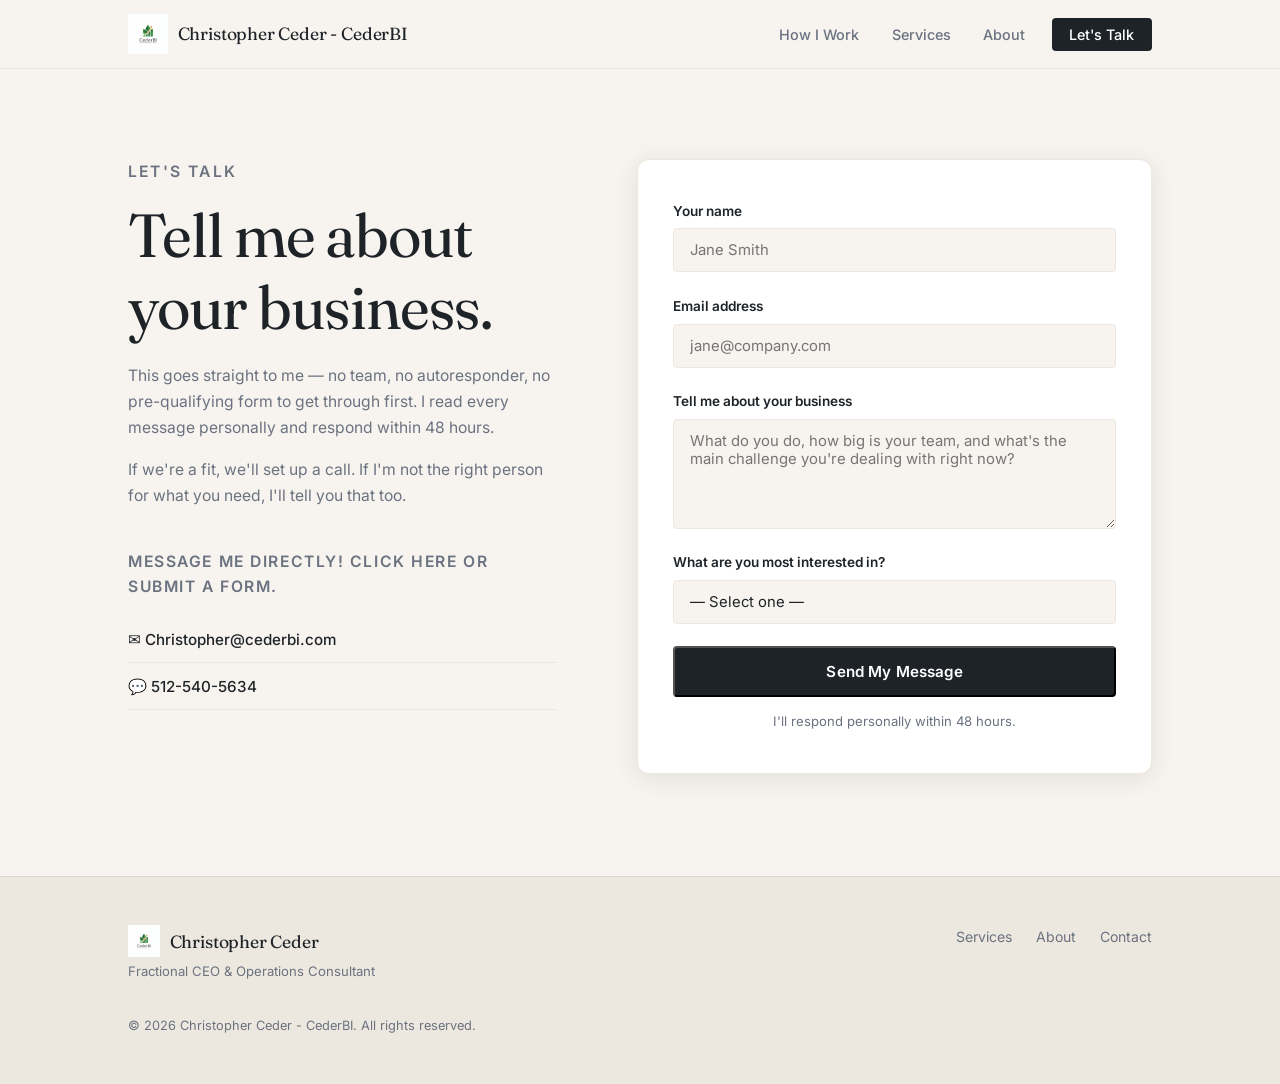
<file: contact.html>
<!DOCTYPE html>
<html lang="en">
<head>
  <meta charset="UTF-8" />
  <meta name="viewport" content="width=device-width, initial-scale=1.0" />
  <title>Contact — Christopher Ceder</title>
  <meta name="description" content="Get in touch with Christopher Ceder to discuss your business and explore working together." />
  <link rel="preconnect" href="https://fonts.googleapis.com" />
  <link rel="preconnect" href="https://fonts.gstatic.com" crossorigin />
  <link href="https://fonts.googleapis.com/css2?family=Fraunces:ital,opsz,wght@0,9..144,300;0,9..144,400;0,9..144,600;1,9..144,300&family=Inter:wght@400;500;600&display=swap" rel="stylesheet" />
  <link rel="icon" type="image/png" href="favicon.png" />
  <style>
/* =========================================================
   CHRISTOPHER CEDER — SITE STYLESHEET
   Palette: Warm ivory + deep slate + amber gold accent
   Type: Fraunces (display) + Inter (body)
   ========================================================= */

/* RESET & BASE */
*, *::before, *::after { box-sizing: border-box; margin: 0; padding: 0; }
html { scroll-behavior: smooth; font-size: 16px; }

:root {
  --ivory:      #F7F4EF;
  --ivory-dark: #EDE8DF;
  --slate:      #1E2328;
  --slate-mid:  #2E3640;
  --stone:      #6B7280;
  --gold:       #C9883D;
  --gold-light: #E8B870;
  --gold-bg:    #FDF6EC;
  --white:      #FFFFFF;

  --font-display: 'Fraunces', Georgia, serif;
  --font-body:    'Inter', system-ui, sans-serif;

  --max-w: 1120px;
  --section-pad: clamp(4rem, 8vw, 7rem);
  --radius: 4px;
  --radius-lg: 12px;
  --shadow: 0 2px 16px rgba(30,35,40,0.08);
  --shadow-card: 0 4px 24px rgba(30,35,40,0.10);

  --transition: 0.22s ease;
}

body {
  font-family: var(--font-body);
  background: var(--ivory);
  color: var(--slate);
  line-height: 1.65;
  -webkit-font-smoothing: antialiased;
}

img { max-width: 100%; display: block; }
a { color: inherit; text-decoration: none; }

/* TYPOGRAPHY */
h1, h2, h3, h4 {
  font-family: var(--font-display);
  font-weight: 400;
  line-height: 1.18;
  letter-spacing: -0.02em;
}
h1 { font-size: clamp(2.4rem, 5vw, 3.8rem); }
h2 { font-size: clamp(1.8rem, 3.5vw, 2.8rem); }
h3 { font-size: clamp(1.2rem, 2.2vw, 1.5rem); }
h4 { font-size: 1.05rem; font-weight: 600; }

em { font-style: italic; color: var(--gold); }

p { color: var(--slate-mid); }

.eyebrow {
  font-family: var(--font-body);
  font-size: 0.75rem;
  font-weight: 600;
  letter-spacing: 0.14em;
  text-transform: uppercase;
  color: var(--gold);
  margin-bottom: 0.8rem;
  display: block;
}

/* UTILITIES */
.container {
  width: 100%;
  max-width: var(--max-w);
  margin: 0 auto;
  padding: 0 clamp(1.25rem, 4vw, 3rem);
}

.section-header {
  max-width: 640px;
  margin-bottom: 3.5rem;
}
.section-sub {
  margin-top: 1rem;
  font-size: 1.05rem;
  color: var(--stone);
}

/* BUTTONS */
.btn-primary {
  display: inline-block;
  background: var(--slate);
  color: var(--white);
  padding: 0.85rem 2rem;
  border-radius: var(--radius);
  font-family: var(--font-body);
  font-size: 0.95rem;
  font-weight: 600;
  letter-spacing: 0.01em;
  transition: background var(--transition), transform var(--transition);
}
.btn-primary:hover { background: var(--gold); transform: translateY(-1px); }

.btn-ghost {
  display: inline-block;
  border: 1.5px solid var(--slate);
  color: var(--slate);
  padding: 0.8rem 1.9rem;
  border-radius: var(--radius);
  font-family: var(--font-body);
  font-size: 0.95rem;
  font-weight: 600;
  transition: border-color var(--transition), color var(--transition), transform var(--transition);
}
.btn-ghost:hover { border-color: var(--gold); color: var(--gold); transform: translateY(-1px); }

.btn-large { padding: 1rem 2.4rem; font-size: 1rem; }
.btn-full { width: 100%; text-align: center; }

/* ==========================
   NAVIGATION
   ========================== */
.nav-wrap {
  position: sticky;
  top: 0;
  z-index: 100;
  background: rgba(247,244,239,0.92);
  backdrop-filter: blur(12px);
  -webkit-backdrop-filter: blur(12px);
  border-bottom: 1px solid var(--ivory-dark);
  transition: box-shadow var(--transition);
}
.nav-wrap.scrolled { box-shadow: var(--shadow); }

.nav-inner {
  max-width: var(--max-w);
  margin: 0 auto;
  padding: 0 clamp(1.25rem, 4vw, 3rem);
  height: 68px;
  display: flex;
  align-items: center;
  justify-content: space-between;
  gap: 2rem;
}

.logo {
  font-family: var(--font-display);
  font-size: 1.15rem;
  font-weight: 400;
  color: var(--slate);
  letter-spacing: -0.01em;
  flex-shrink: 0;
}

.nav-links {
  display: flex;
  list-style: none;
  gap: 0.25rem;
  align-items: center;
}
.nav-links a {
  font-size: 0.9rem;
  font-weight: 500;
  color: var(--stone);
  padding: 0.5rem 0.9rem;
  border-radius: var(--radius);
  transition: color var(--transition), background var(--transition);
}
.nav-links a:hover, .nav-links a.active { color: var(--slate); }
.nav-links .nav-cta {
  background: var(--slate);
  color: var(--white) !important;
  padding: 0.5rem 1.1rem;
  margin-left: 0.5rem;
}
.nav-links .nav-cta:hover { background: var(--gold); }

.nav-toggle {
  display: none;
  flex-direction: column;
  gap: 5px;
  background: none;
  border: none;
  cursor: pointer;
  padding: 0.25rem;
}
.nav-toggle span {
  display: block;
  width: 24px;
  height: 2px;
  background: var(--slate);
  border-radius: 2px;
  transition: transform var(--transition), opacity var(--transition);
}

/* ==========================
   HERO
   ========================== */
.hero {
  position: relative;
  padding: clamp(5rem, 12vw, 9rem) 0 clamp(4rem, 9vw, 7rem);
  overflow: hidden;
}
.hero-inner {
  max-width: var(--max-w);
  margin: 0 auto;
  padding: 0 clamp(1.25rem, 4vw, 3rem);
  position: relative;
  z-index: 2;
  max-width: 700px;
}
.hero h1 { margin-bottom: 1.4rem; }
.hero-sub {
  font-size: clamp(1rem, 1.6vw, 1.15rem);
  color: var(--stone);
  max-width: 560px;
  margin-bottom: 2.4rem;
}
.hero-actions { display: flex; gap: 1rem; flex-wrap: wrap; }

.hero-mark {
  position: absolute;
  right: -4%;
  top: 50%;
  transform: translateY(-50%);
  width: clamp(280px, 40vw, 480px);
  aspect-ratio: 1;
  color: var(--ivory-dark);
  opacity: 0.8;
  pointer-events: none;
  animation: slowSpin 60s linear infinite;
}
@keyframes slowSpin { to { transform: translateY(-50%) rotate(360deg); } }

/* ==========================
   TENSION QUOTE
   ========================== */
.tension {
  background: var(--slate);
  padding: 3rem 0;
}
.tension p {
  font-family: var(--font-display);
  font-size: clamp(1.3rem, 2.8vw, 2rem);
  color: var(--ivory);
  text-align: center;
  font-weight: 300;
}
.tension em { color: var(--gold-light); }

/* ==========================
   HOW I WORK
   ========================== */
.how-i-work {
  padding: var(--section-pad) 0;
  background: var(--white);
}

.pillars {
  display: grid;
  grid-template-columns: repeat(auto-fit, minmax(280px, 1fr));
  gap: 2rem;
}
.pillar {
  padding: 2.4rem 2rem;
  border: 1px solid var(--ivory-dark);
  border-radius: var(--radius-lg);
  transition: box-shadow var(--transition), border-color var(--transition);
}
.pillar:hover { box-shadow: var(--shadow-card); border-color: var(--gold-light); }
.pillar-icon {
  font-size: 1.8rem;
  margin-bottom: 1.2rem;
}
.pillar h3 { margin-bottom: 0.75rem; }
.pillar p { color: var(--stone); font-size: 0.95rem; }

/* ==========================
   SERVICES PREVIEW
   ========================== */
.services-preview {
  padding: var(--section-pad) 0;
  background: var(--ivory);
}

.service-cards {
  display: grid;
  grid-template-columns: repeat(auto-fit, minmax(300px, 1fr));
  gap: 1.5rem;
  margin-bottom: 2.5rem;
}

.service-card {
  display: block;
  padding: 2.2rem;
  border-radius: var(--radius-lg);
  border: 1px solid var(--ivory-dark);
  background: var(--white);
  transition: box-shadow var(--transition), border-color var(--transition), transform var(--transition);
  cursor: pointer;
}
.service-card:hover {
  box-shadow: var(--shadow-card);
  border-color: var(--gold-light);
  transform: translateY(-3px);
}
.service-card--featured {
  border-color: var(--gold);
  background: var(--gold-bg);
}

.card-tag {
  display: inline-block;
  font-size: 0.72rem;
  font-weight: 600;
  letter-spacing: 0.1em;
  text-transform: uppercase;
  color: var(--gold);
  background: rgba(201,136,61,0.12);
  padding: 0.25rem 0.65rem;
  border-radius: 20px;
  margin-bottom: 1rem;
}
.service-card h3 { margin-bottom: 0.8rem; font-size: 1.35rem; }
.service-card p { font-size: 0.93rem; color: var(--stone); margin-bottom: 0.75rem; }
.card-best { color: var(--slate-mid) !important; font-size: 0.88rem !important; }
.card-link { font-size: 0.88rem; font-weight: 600; color: var(--gold); }

.services-cta { text-align: center; }

/* ==========================
   PROOF / QUOTE
   ========================== */
.proof {
  background: var(--gold-bg);
  padding: var(--section-pad) 0;
  border-top: 1px solid rgba(201,136,61,0.2);
  border-bottom: 1px solid rgba(201,136,61,0.2);
}
.proof-inner { max-width: 760px; margin: 0 auto; text-align: center; }
blockquote p {
  font-family: var(--font-display);
  font-size: clamp(1.2rem, 2.5vw, 1.7rem);
  font-weight: 300;
  font-style: italic;
  color: var(--slate);
  line-height: 1.5;
  margin-bottom: 1.5rem;
}
blockquote cite {
  font-family: var(--font-body);
  font-size: 0.85rem;
  color: var(--stone);
  font-style: normal;
}

/* ==========================
   WHO THIS IS FOR
   ========================== */
.who-for {
  padding: var(--section-pad) 0;
  background: var(--white);
}
.who-grid {
  display: grid;
  grid-template-columns: 1fr 1fr;
  gap: 4rem;
  align-items: center;
}
.who-text h2 { margin-bottom: 1.5rem; }
.who-list {
  list-style: none;
  margin-bottom: 2rem;
}
.who-list li {
  padding: 0.6rem 0;
  border-bottom: 1px solid var(--ivory-dark);
  color: var(--slate-mid);
  font-size: 0.95rem;
  display: flex;
  gap: 0.75rem;
}
.who-list li::before {
  content: "→";
  color: var(--gold);
  flex-shrink: 0;
}

.visual-box {
  background: var(--ivory);
  border: 1px solid var(--ivory-dark);
  border-radius: var(--radius-lg);
  padding: 2.4rem 2rem;
  text-align: center;
}
.vb-label {
  font-size: 0.72rem;
  font-weight: 600;
  letter-spacing: 0.12em;
  text-transform: uppercase;
  color: var(--stone);
  margin-bottom: 1rem;
}
.vb-items {
  display: flex;
  flex-wrap: wrap;
  gap: 0.5rem;
  justify-content: center;
  margin-bottom: 1rem;
}
.vb-items span {
  padding: 0.4rem 0.9rem;
  border-radius: 20px;
  font-size: 0.85rem;
  font-weight: 500;
}
.vb-items.before span { background: rgba(107,114,128,0.1); color: var(--stone); }
.vb-items.after span { background: rgba(201,136,61,0.15); color: var(--gold); }
.vb-arrow {
  font-size: 1.5rem;
  color: var(--gold);
  margin: 0.75rem 0;
}

/* ==========================
   ABOUT TEASER
   ========================== */
.about-teaser {
  padding: var(--section-pad) 0;
  background: var(--ivory);
}
.about-grid {
  display: grid;
  grid-template-columns: 1fr 1.5fr;
  gap: 4rem;
  align-items: center;
}
.img-frame {
  background: var(--ivory-dark);
  border-radius: var(--radius-lg);
  aspect-ratio: 3/4;
  display: flex;
  align-items: center;
  justify-content: center;
  text-align: center;
  color: var(--stone);
  font-size: 0.85rem;
  border: 2px dashed rgba(107,114,128,0.3);
}
.img-frame.large { aspect-ratio: 4/5; }
.about-text h2 { margin-bottom: 1.4rem; }
.about-text p { margin-bottom: 1rem; color: var(--stone); }
.about-text .btn-ghost { margin-top: 0.5rem; }

/* ==========================
   CTA STRIP
   ========================== */
.cta-strip {
  background: var(--slate);
  padding: var(--section-pad) 0;
  text-align: center;
}
.cta-strip h2 { color: var(--ivory); margin-bottom: 1rem; }
.cta-strip p { color: rgba(247,244,239,0.7); max-width: 560px; margin: 0 auto 2.5rem; font-size: 1.05rem; }
.cta-strip .btn-primary { background: var(--gold); }
.cta-strip .btn-primary:hover { background: var(--gold-light); }

/* ==========================
   FOOTER
   ========================== */
.site-footer {
  background: var(--ivory-dark);
  border-top: 1px solid rgba(30,35,40,0.08);
  padding: 3rem 0;
}
.footer-inner {
  display: flex;
  flex-wrap: wrap;
  gap: 2rem;
  align-items: flex-start;
  justify-content: space-between;
}
.footer-brand .logo { font-size: 1rem; }
.footer-brand p { font-size: 0.82rem; color: var(--stone); margin-top: 0.25rem; }
.footer-nav {
  display: flex;
  gap: 1.5rem;
  align-items: center;
  flex-wrap: wrap;
}
.footer-nav a { font-size: 0.88rem; color: var(--stone); transition: color var(--transition); }
.footer-nav a:hover { color: var(--slate); }
.footer-copy { font-size: 0.8rem; color: var(--stone); width: 100%; }

/* ==========================
   PAGE HERO (inner pages)
   ========================== */
.page-hero {
  padding: clamp(3.5rem, 8vw, 6rem) 0 clamp(2.5rem, 5vw, 4rem);
  background: var(--white);
  border-bottom: 1px solid var(--ivory-dark);
}
.page-hero h1 { margin-top: 0.5rem; }
.page-hero .hero-sub {
  font-size: 1.05rem;
  color: var(--stone);
  max-width: 600px;
  margin-top: 1.2rem;
}

/* ==========================
   SERVICES DETAIL
   ========================== */
.service-detail { padding: var(--section-pad) 0; }
.service-detail:nth-child(odd) { background: var(--white); }
.service-detail:nth-child(even) { background: var(--ivory); }

.service-detail-grid {
  display: grid;
  grid-template-columns: 1fr 340px;
  gap: 4rem;
  align-items: start;
}
.service-detail-text h2 { margin: 0.6rem 0 0.4rem; }
.service-price {
  font-size: 0.88rem;
  color: var(--stone);
  margin-bottom: 1.5rem;
  font-style: italic;
}
.service-detail-text p { margin-bottom: 1rem; color: var(--stone); }
.service-detail-text h4 { margin: 1.5rem 0 0.75rem; color: var(--slate); }
.service-list {
  list-style: none;
  margin-bottom: 1.5rem;
}
.service-list li {
  padding: 0.5rem 0;
  border-bottom: 1px solid var(--ivory-dark);
  color: var(--slate-mid);
  font-size: 0.93rem;
  display: flex;
  gap: 0.7rem;
}
.service-list li::before { content: "✓"; color: var(--gold); flex-shrink: 0; }

.aside-card {
  background: var(--ivory);
  border: 1px solid var(--ivory-dark);
  border-radius: var(--radius-lg);
  padding: 2rem;
  position: sticky;
  top: 88px;
}
.aside-card h4 { margin-bottom: 1rem; }
.aside-card ul { list-style: none; }
.aside-card li {
  padding: 0.55rem 0;
  border-bottom: 1px solid var(--ivory-dark);
  font-size: 0.9rem;
  color: var(--stone);
  display: flex;
  gap: 0.6rem;
}
.aside-card li::before { content: "·"; color: var(--gold); font-size: 1.2rem; line-height: 1; }

.service-divider { padding: 0; }
.service-divider hr { border: none; border-top: 1px solid var(--ivory-dark); }

/* ==========================
   FAQ
   ========================== */
.faq-section {
  padding: var(--section-pad) 0;
  background: var(--gold-bg);
}
.faq-list { max-width: 760px; }
.faq-item { border-bottom: 1px solid rgba(201,136,61,0.25); }
.faq-q {
  width: 100%;
  text-align: left;
  background: none;
  border: none;
  padding: 1.3rem 0;
  font-family: var(--font-body);
  font-size: 1rem;
  font-weight: 600;
  color: var(--slate);
  cursor: pointer;
  display: flex;
  justify-content: space-between;
  align-items: center;
  gap: 1rem;
}
.faq-q::after {
  content: "+";
  font-size: 1.3rem;
  color: var(--gold);
  flex-shrink: 0;
  transition: transform var(--transition);
}
.faq-q[aria-expanded="true"]::after { transform: rotate(45deg); }
.faq-a {
  display: none;
  padding-bottom: 1.3rem;
}
.faq-a.open { display: block; }
.faq-a p { color: var(--stone); font-size: 0.95rem; }

/* ==========================
   ABOUT FULL PAGE
   ========================== */
.about-full {
  padding: var(--section-pad) 0;
  background: var(--white);
}
.about-full-grid {
  display: grid;
  grid-template-columns: 340px 1fr;
  gap: 4rem;
  align-items: start;
}
.about-full-text h2 { margin-bottom: 1.4rem; }
.about-full-text p { margin-bottom: 1rem; color: var(--stone); }

.principles {
  padding: var(--section-pad) 0;
  background: var(--ivory);
}
.principles-grid {
  display: grid;
  grid-template-columns: repeat(auto-fit, minmax(240px, 1fr));
  gap: 2rem;
}
.principle-item {
  padding: 2rem;
  background: var(--white);
  border: 1px solid var(--ivory-dark);
  border-radius: var(--radius-lg);
}
.principle-item h3 { margin-bottom: 0.75rem; font-size: 1.15rem; }
.principle-item p { font-size: 0.93rem; color: var(--stone); }

.what-i-bring {
  padding: var(--section-pad) 0;
  background: var(--white);
}
.bring-grid {
  display: grid;
  grid-template-columns: repeat(auto-fit, minmax(220px, 1fr));
  gap: 1.5rem;
}
.bring-item {
  padding: 1.5rem;
  border-top: 2px solid var(--gold);
}
.bring-label {
  display: block;
  font-size: 0.75rem;
  font-weight: 700;
  letter-spacing: 0.1em;
  text-transform: uppercase;
  color: var(--gold);
  margin-bottom: 0.6rem;
}
.bring-item p { font-size: 0.88rem; color: var(--stone); }

.personal-note {
  padding: var(--section-pad) 0;
  background: var(--slate);
}
.note-inner {
  max-width: 680px;
  margin: 0 auto;
  text-align: center;
}
.note-inner .eyebrow { color: var(--gold-light); }
.note-inner p { color: rgba(247,244,239,0.78); margin-bottom: 1.2rem; font-size: 1.05rem; }
.note-inner .btn-primary { background: var(--gold); margin-top: 0.5rem; }
.note-inner .btn-primary:hover { background: var(--gold-light); }

/* ==========================
   CONTACT PAGE
   ========================== */
.contact-hero {
  padding: clamp(3rem, 7vw, 6rem) 0 var(--section-pad);
}
.contact-grid {
  display: grid;
  grid-template-columns: 1fr 1.2fr;
  gap: 5rem;
  align-items: start;
}
.contact-text h1 { margin: 0.5rem 0 1.2rem; }
.contact-text p { color: var(--stone); margin-bottom: 1rem; font-size: 0.98rem; }

.contact-direct { margin-top: 2.5rem; }
.contact-direct-label {
  font-size: 0.78rem;
  font-weight: 600;
  letter-spacing: 0.1em;
  text-transform: uppercase;
  color: var(--stone);
  margin-bottom: 0.75rem;
}
.contact-link {
  display: block;
  color: var(--slate);
  font-weight: 500;
  padding: 0.65rem 0;
  border-bottom: 1px solid var(--ivory-dark);
  transition: color var(--transition);
  font-size: 0.95rem;
}
.contact-link:hover { color: var(--gold); }

.contact-form-wrap {
  background: var(--white);
  border: 1px solid var(--ivory-dark);
  border-radius: var(--radius-lg);
  padding: 2.5rem 2.2rem;
  box-shadow: var(--shadow-card);
}
.contact-form { display: flex; flex-direction: column; gap: 1.4rem; }
.form-row { display: flex; flex-direction: column; gap: 0.4rem; }
.form-row label {
  font-size: 0.85rem;
  font-weight: 600;
  color: var(--slate);
}
.form-row input,
.form-row textarea,
.form-row select {
  width: 100%;
  padding: 0.75rem 1rem;
  border: 1.5px solid var(--ivory-dark);
  border-radius: var(--radius);
  font-family: var(--font-body);
  font-size: 0.93rem;
  color: var(--slate);
  background: var(--ivory);
  transition: border-color var(--transition), box-shadow var(--transition);
  outline: none;
  appearance: none;
}
.form-row input:focus,
.form-row textarea:focus,
.form-row select:focus {
  border-color: var(--gold);
  box-shadow: 0 0 0 3px rgba(201,136,61,0.12);
}
.form-row textarea { resize: vertical; min-height: 110px; }
.form-note {
  text-align: center;
  font-size: 0.82rem;
  color: var(--stone);
  margin-top: -0.5rem;
}

/* ==========================
   RESPONSIVE
   ========================== */
@media (max-width: 900px) {
  .who-grid,
  .about-grid,
  .about-full-grid,
  .service-detail-grid,
  .contact-grid {
    grid-template-columns: 1fr;
    gap: 2.5rem;
  }
  .hero-mark { display: none; }
  .who-visual { order: -1; }
  .aside-card { position: static; }
  .about-full-img .img-frame { max-width: 320px; aspect-ratio: 1/1; }
}

@media (max-width: 640px) {
  .nav-links {
    display: none;
    position: absolute;
    top: 68px;
    left: 0;
    right: 0;
    background: var(--ivory);
    border-bottom: 1px solid var(--ivory-dark);
    flex-direction: column;
    padding: 1rem;
    gap: 0.25rem;
  }
  .nav-links.open { display: flex; }
  .nav-links a { display: block; padding: 0.75rem 1rem; }
  .nav-toggle { display: flex; }

  .hero-actions { flex-direction: column; }
  .hero-actions .btn-primary,
  .hero-actions .btn-ghost { text-align: center; }

  .service-cards { grid-template-columns: 1fr; }
  .pillars { grid-template-columns: 1fr; }
  .principles-grid { grid-template-columns: 1fr; }
  .bring-grid { grid-template-columns: 1fr 1fr; }
  .footer-inner { flex-direction: column; }
}

@media (prefers-reduced-motion: reduce) {
  *, *::before, *::after { animation-duration: 0.01ms !important; transition-duration: 0.01ms !important; }
}

/* Logo image in nav */
.logo { display: flex; align-items: center; gap: 0.6rem; }
.logo-img { height: 40px; width: auto; display: block; }
.logo-text { font-family: var(--font-display); font-size: 1.1rem; font-weight: 400; color: var(--slate); letter-spacing: -0.01em; }

/* Green accent from logo */
:root { --green: #2A7A3B; --green-light: #3E9B51; }

.pillar-icon { color: var(--green); }
.service-card--featured { border-color: var(--green) !important; }
.who-list li::before { color: var(--green); }
.service-list li::before { color: var(--green); }
.bring-item { border-top-color: var(--green); }
.bring-label { color: var(--green); }
.tension { background: var(--green); }

  </style>
  <script type="application/ld+json">
{
  "@context": "https://schema.org",
  "@type": "ProfessionalService",
  "@id": "https://cederbi.com/#organization",
  "name": "Christopher Ceder - CederBI",
  "alternateName": "CederBI",
  "url": "https://cederbi.com",
  "logo": "https://cederbi.com/logo.png",
  "image": "https://cederbi.com/logo.png",
  "telephone": "+15125405634",
  "description": "Christopher Ceder helps business owners regain control through smarter operations, leadership development, and accountability. Fractional CEO & consulting services.",
  "areaServed": [
    { "@type": "City", "name": "Killeen", "containedInPlace": { "@type": "State", "name": "Texas" } },
    { "@type": "City", "name": "Austin", "containedInPlace": { "@type": "State", "name": "Texas" } },
    { "@type": "City", "name": "Omaha", "containedInPlace": { "@type": "State", "name": "Nebraska" } },
    { "@type": "City", "name": "Council Bluffs", "containedInPlace": { "@type": "State", "name": "Iowa" } }
  ],
  "sameAs": []
}
</script>
</head>
<body>
  <header class="nav-wrap" id="nav">
    <nav class="nav-inner">
      <a href="index.html" class="logo">
        <img src="logo.png" alt="CederBI Logo" class="logo-img" />
        <span class="logo-text">Christopher Ceder - CederBI</span>
      </a>
      <button class="nav-toggle" aria-label="Open menu" aria-expanded="false">
        <span></span><span></span><span></span>
      </button>
      <ul class="nav-links">
        <li><a href="index.html#how-i-work">How I Work</a></li>
        <li><a href="services.html">Services</a></li>
        <li><a href="about.html">About</a></li>
        <li><a href="contact.html" class="nav-cta active">Let's Talk</a></li>
      </ul>
    </nav>
  </header>

  <main>
    <section class="contact-hero">
      <div class="container">
        <div class="contact-grid">
          <div class="contact-text">
            <p class="eyebrow">Let's Talk</p>
            <h1>Tell me about your business.</h1>
            <p>This goes straight to me — no team, no autoresponder, no pre-qualifying form to get through first. I read every message personally and respond within 48 hours.</p>
            <p>If we're a fit, we'll set up a call. If I'm not the right person for what you need, I'll tell you that too.</p>
            <div class="contact-direct">
              <p class="contact-direct-label">Message me directly! Click here or submit a form.</p>
              <a href="mailto:christopher@cederbi.com" class="contact-link">✉ Christopher@cederbi.com</a>
              <a href="sms:+15125405634" class="contact-link">💬 512-540-5634</a>
            </div>
          </div>
          <div class="contact-form-wrap">
            <form class="contact-form" id="contactForm" action="https://formspree.io/f/xlgygdrn" method="POST">
              <div class="form-row">
                <label for="name">Your name</label>
                <input type="text" id="name" name="name" placeholder="Jane Smith" required />
              </div>
              <div class="form-row">
                <label for="email">Email address</label>
                <input type="email" id="email" name="email" placeholder="jane@company.com" required />
              </div>
              <div class="form-row">
                <label for="business">Tell me about your business</label>
                <textarea id="business" name="business" rows="4" placeholder="What do you do, how big is your team, and what's the main challenge you're dealing with right now?" required></textarea>
              </div>
              <div class="form-row">
                <label for="service">What are you most interested in?</label>
                <select id="service" name="service">
                  <option value="">— Select one —</option>
                  <option value="clarity">Get Clarity Fast (Strategy Session)</option>
                  <option value="structure">Build Structure That Lasts (Project)</option>
                  <option value="systems">Turn Chaos Into Systems (Ongoing)</option>
                  <option value="unsure">Not sure yet — need to talk it through</option>
                </select>
              </div>
              <button type="submit" class="btn-primary btn-full">Send My Message</button>
              <p class="form-note">I'll respond personally within 48 hours.</p>
            </form>
          </div>
        </div>
      </div>
    </section>
  </main>

  <footer class="site-footer">
    <div class="container footer-inner">
      <div class="footer-brand">
        <a href="index.html" class="logo">
          <img src="logo.png" alt="CederBI Logo" class="logo-img" style="height:32px;" />
          <span class="logo-text">Christopher Ceder</span>
        </a>
        <p>Fractional CEO &amp; Operations Consultant</p>
      </div>
      <nav class="footer-nav">
        <a href="services.html">Services</a>
        <a href="about.html">About</a>
        <a href="contact.html">Contact</a>
      </nav>
      <p class="footer-copy">© 2026 Christopher Ceder - CederBI. All rights reserved.</p>
    </div>
  </footer>
  <script>
// NAV: scroll shadow
const nav = document.getElementById('nav');
if (nav) {
  window.addEventListener('scroll', () => {
    nav.classList.toggle('scrolled', window.scrollY > 20);
  }, { passive: true });
}

// NAV: mobile toggle
const toggle = document.querySelector('.nav-toggle');
const links  = document.querySelector('.nav-links');
if (toggle && links) {
  toggle.addEventListener('click', () => {
    const open = links.classList.toggle('open');
    toggle.setAttribute('aria-expanded', open);
  });
  // Close on link click
  links.querySelectorAll('a').forEach(a => {
    a.addEventListener('click', () => {
      links.classList.remove('open');
      toggle.setAttribute('aria-expanded', 'false');
    });
  });
}

// FAQ accordion
document.querySelectorAll('.faq-q').forEach(btn => {
  btn.addEventListener('click', () => {
    const answer  = btn.nextElementSibling;
    const isOpen  = btn.getAttribute('aria-expanded') === 'true';
    // Close all
    document.querySelectorAll('.faq-q').forEach(b => {
      b.setAttribute('aria-expanded', 'false');
      b.nextElementSibling.classList.remove('open');
    });
    // Open if was closed
    if (!isOpen) {
      btn.setAttribute('aria-expanded', 'true');
      answer.classList.add('open');
    }
  });
});

// Smooth scroll for anchor links
document.querySelectorAll('a[href^="#"]').forEach(a => {
  a.addEventListener('click', e => {
    const target = document.querySelector(a.getAttribute('href'));
    if (target) {
      e.preventDefault();
      target.scrollIntoView({ behavior: 'smooth', block: 'start' });
    }
  });
});

  </script>
</body>
</html>
</file>
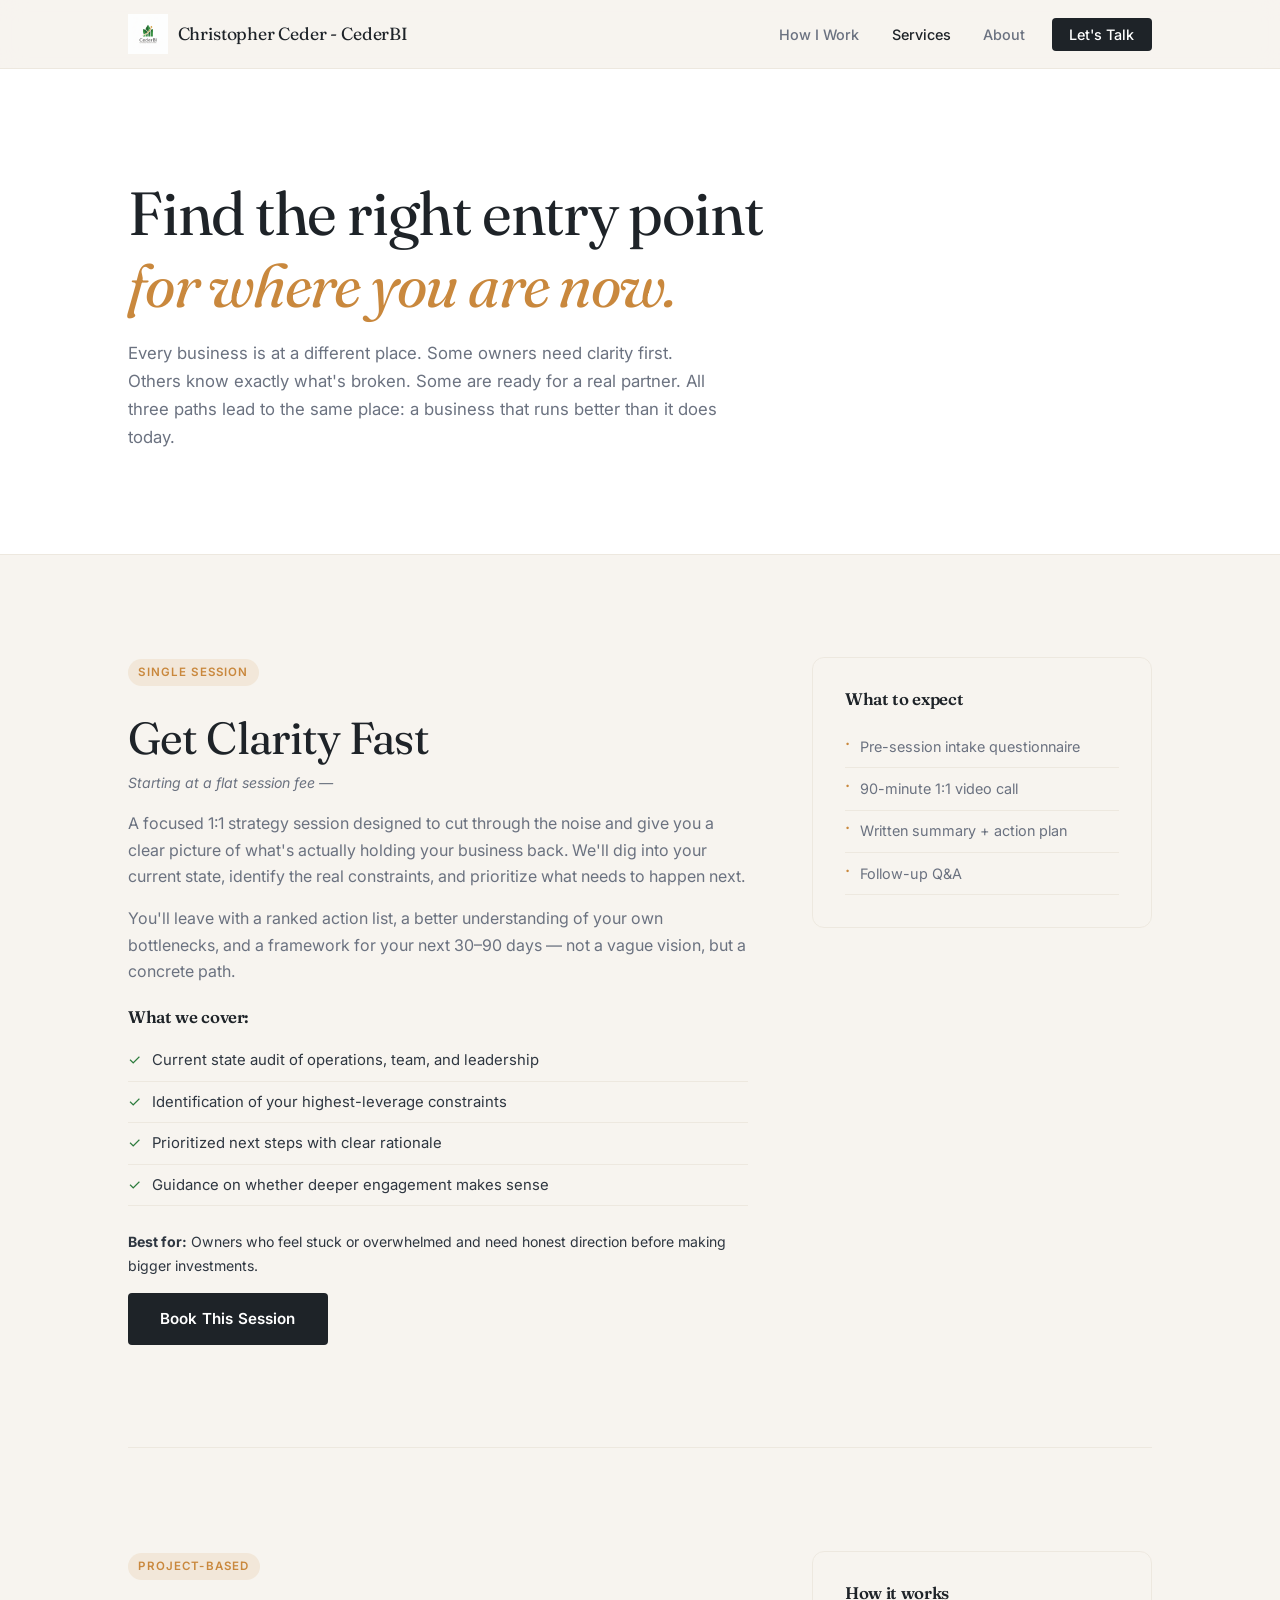
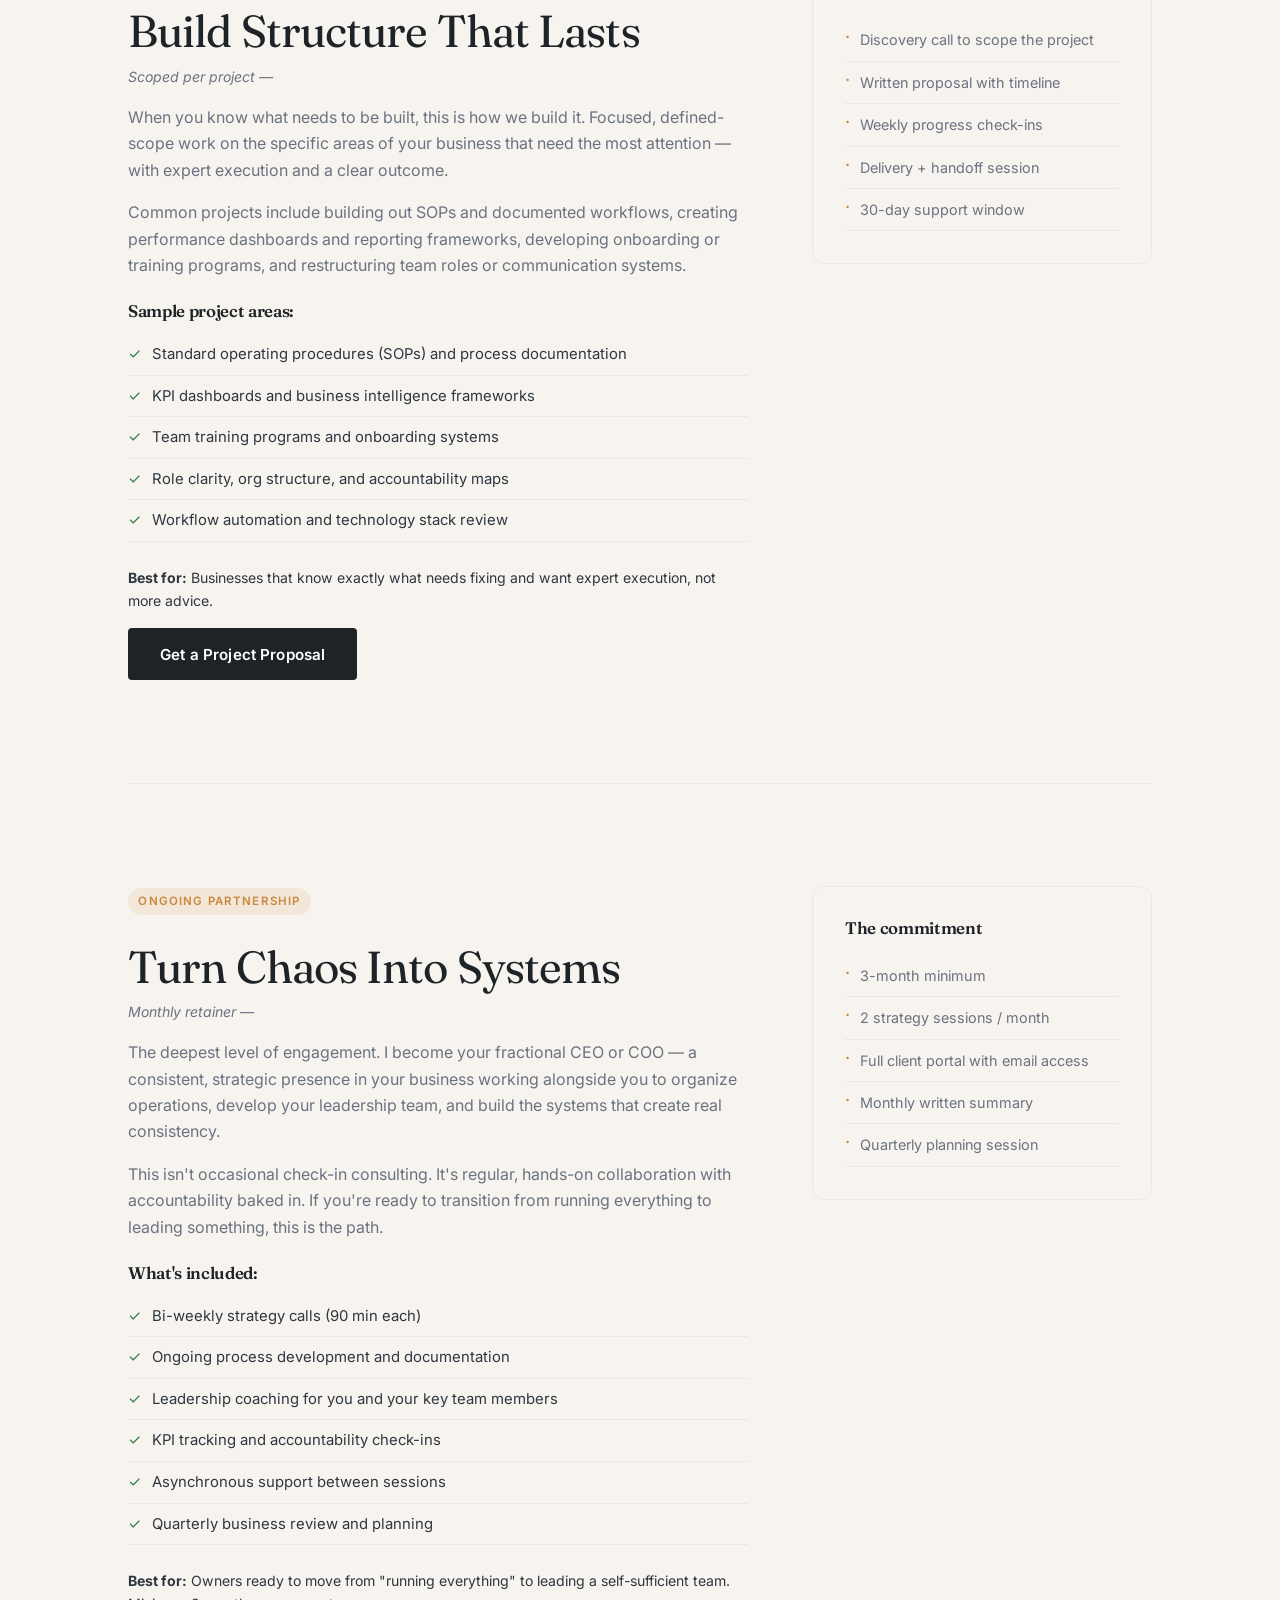
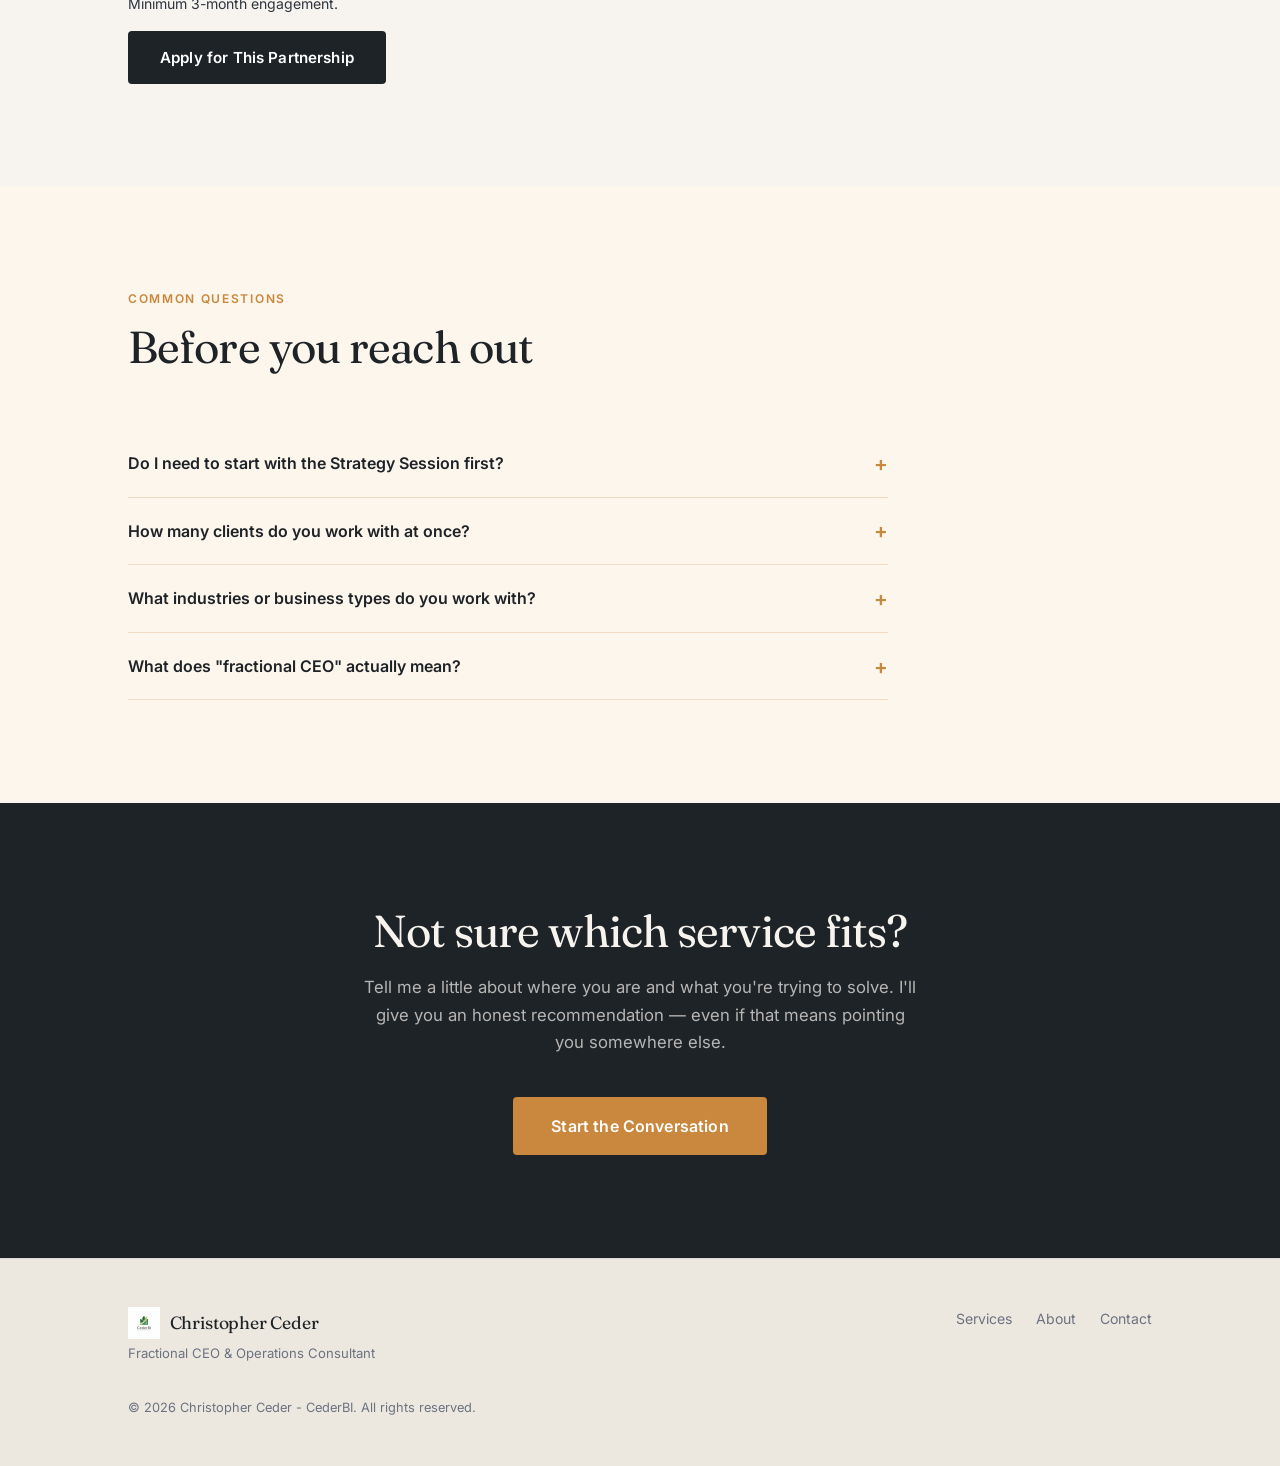
<file: services.html>
<!DOCTYPE html>
<html lang="en">
<head>
  <meta charset="UTF-8" />
  <meta name="viewport" content="width=device-width, initial-scale=1.0" />
  <title>Business Consulting Services | Operations, Leadership & Systems | CederBI</title>
  <meta name="description" content="Fractional CEO and operations consulting for business owners in Texas, Nebraska and Iowa. Get clarity on what's broken, build the systems to fix it, and stop being the bottleneck in your own business." />
  <link rel="preconnect" href="https://fonts.gstatic.com" crossorigin />
  <link href="https://fonts.googleapis.com/css2?family=Fraunces:ital,opsz,wght@0,9..144,300;0,9..144,400;0,9..144,600;1,9..144,300&family=Inter:wght@400;500;600&display=swap" rel="stylesheet" />
  <link rel="icon" type="image/png" href="favicon.png" />
  <style>
/* =========================================================
   CHRISTOPHER CEDER — SITE STYLESHEET
   Palette: Warm ivory + deep slate + amber gold accent
   Type: Fraunces (display) + Inter (body)
   ========================================================= */

/* RESET & BASE */
*, *::before, *::after { box-sizing: border-box; margin: 0; padding: 0; }
html { scroll-behavior: smooth; font-size: 16px; }

:root {
  --ivory:      #F7F4EF;
  --ivory-dark: #EDE8DF;
  --slate:      #1E2328;
  --slate-mid:  #2E3640;
  --stone:      #6B7280;
  --gold:       #C9883D;
  --gold-light: #E8B870;
  --gold-bg:    #FDF6EC;
  --white:      #FFFFFF;

  --font-display: 'Fraunces', Georgia, serif;
  --font-body:    'Inter', system-ui, sans-serif;

  --max-w: 1120px;
  --section-pad: clamp(4rem, 8vw, 7rem);
  --radius: 4px;
  --radius-lg: 12px;
  --shadow: 0 2px 16px rgba(30,35,40,0.08);
  --shadow-card: 0 4px 24px rgba(30,35,40,0.10);

  --transition: 0.22s ease;
}

body {
  font-family: var(--font-body);
  background: var(--ivory);
  color: var(--slate);
  line-height: 1.65;
  -webkit-font-smoothing: antialiased;
}

img { max-width: 100%; display: block; }
a { color: inherit; text-decoration: none; }

/* TYPOGRAPHY */
h1, h2, h3, h4 {
  font-family: var(--font-display);
  font-weight: 400;
  line-height: 1.18;
  letter-spacing: -0.02em;
}
h1 { font-size: clamp(2.4rem, 5vw, 3.8rem); }
h2 { font-size: clamp(1.8rem, 3.5vw, 2.8rem); }
h3 { font-size: clamp(1.2rem, 2.2vw, 1.5rem); }
h4 { font-size: 1.05rem; font-weight: 600; }

em { font-style: italic; color: var(--gold); }

p { color: var(--slate-mid); }

.eyebrow {
  font-family: var(--font-body);
  font-size: 0.75rem;
  font-weight: 600;
  letter-spacing: 0.14em;
  text-transform: uppercase;
  color: var(--gold);
  margin-bottom: 0.8rem;
  display: block;
}

/* UTILITIES */
.container {
  width: 100%;
  max-width: var(--max-w);
  margin: 0 auto;
  padding: 0 clamp(1.25rem, 4vw, 3rem);
}

.section-header {
  max-width: 640px;
  margin-bottom: 3.5rem;
}
.section-sub {
  margin-top: 1rem;
  font-size: 1.05rem;
  color: var(--stone);
}

/* BUTTONS */
.btn-primary {
  display: inline-block;
  background: var(--slate);
  color: var(--white);
  padding: 0.85rem 2rem;
  border-radius: var(--radius);
  font-family: var(--font-body);
  font-size: 0.95rem;
  font-weight: 600;
  letter-spacing: 0.01em;
  transition: background var(--transition), transform var(--transition);
}
.btn-primary:hover { background: var(--gold); transform: translateY(-1px); }

.btn-ghost {
  display: inline-block;
  border: 1.5px solid var(--slate);
  color: var(--slate);
  padding: 0.8rem 1.9rem;
  border-radius: var(--radius);
  font-family: var(--font-body);
  font-size: 0.95rem;
  font-weight: 600;
  transition: border-color var(--transition), color var(--transition), transform var(--transition);
}
.btn-ghost:hover { border-color: var(--gold); color: var(--gold); transform: translateY(-1px); }

.btn-large { padding: 1rem 2.4rem; font-size: 1rem; }
.btn-full { width: 100%; text-align: center; }

/* ==========================
   NAVIGATION
   ========================== */
.nav-wrap {
  position: sticky;
  top: 0;
  z-index: 100;
  background: rgba(247,244,239,0.92);
  backdrop-filter: blur(12px);
  -webkit-backdrop-filter: blur(12px);
  border-bottom: 1px solid var(--ivory-dark);
  transition: box-shadow var(--transition);
}
.nav-wrap.scrolled { box-shadow: var(--shadow); }

.nav-inner {
  max-width: var(--max-w);
  margin: 0 auto;
  padding: 0 clamp(1.25rem, 4vw, 3rem);
  height: 68px;
  display: flex;
  align-items: center;
  justify-content: space-between;
  gap: 2rem;
}

.logo {
  font-family: var(--font-display);
  font-size: 1.15rem;
  font-weight: 400;
  color: var(--slate);
  letter-spacing: -0.01em;
  flex-shrink: 0;
}

.nav-links {
  display: flex;
  list-style: none;
  gap: 0.25rem;
  align-items: center;
}
.nav-links a {
  font-size: 0.9rem;
  font-weight: 500;
  color: var(--stone);
  padding: 0.5rem 0.9rem;
  border-radius: var(--radius);
  transition: color var(--transition), background var(--transition);
}
.nav-links a:hover, .nav-links a.active { color: var(--slate); }
.nav-links .nav-cta {
  background: var(--slate);
  color: var(--white) !important;
  padding: 0.5rem 1.1rem;
  margin-left: 0.5rem;
}
.nav-links .nav-cta:hover { background: var(--gold); }

.nav-toggle {
  display: none;
  flex-direction: column;
  gap: 5px;
  background: none;
  border: none;
  cursor: pointer;
  padding: 0.25rem;
}
.nav-toggle span {
  display: block;
  width: 24px;
  height: 2px;
  background: var(--slate);
  border-radius: 2px;
  transition: transform var(--transition), opacity var(--transition);
}

/* ==========================
   HERO
   ========================== */
.hero {
  position: relative;
  padding: clamp(5rem, 12vw, 9rem) 0 clamp(4rem, 9vw, 7rem);
  overflow: hidden;
}
.hero-inner {
  max-width: var(--max-w);
  margin: 0 auto;
  padding: 0 clamp(1.25rem, 4vw, 3rem);
  position: relative;
  z-index: 2;
  max-width: 700px;
}
.hero h1 { margin-bottom: 1.4rem; }
.hero-sub {
  font-size: clamp(1rem, 1.6vw, 1.15rem);
  color: var(--stone);
  max-width: 560px;
  margin-bottom: 2.4rem;
}
.hero-actions { display: flex; gap: 1rem; flex-wrap: wrap; }

.hero-mark {
  position: absolute;
  right: -4%;
  top: 50%;
  transform: translateY(-50%);
  width: clamp(280px, 40vw, 480px);
  aspect-ratio: 1;
  color: var(--ivory-dark);
  opacity: 0.8;
  pointer-events: none;
  animation: slowSpin 60s linear infinite;
}
@keyframes slowSpin { to { transform: translateY(-50%) rotate(360deg); } }

/* ==========================
   TENSION QUOTE
   ========================== */
.tension {
  background: var(--slate);
  padding: 3rem 0;
}
.tension p {
  font-family: var(--font-display);
  font-size: clamp(1.3rem, 2.8vw, 2rem);
  color: var(--ivory);
  text-align: center;
  font-weight: 300;
}
.tension em { color: var(--gold-light); }

/* ==========================
   HOW I WORK
   ========================== */
.how-i-work {
  padding: var(--section-pad) 0;
  background: var(--white);
}

.pillars {
  display: grid;
  grid-template-columns: repeat(auto-fit, minmax(280px, 1fr));
  gap: 2rem;
}
.pillar {
  padding: 2.4rem 2rem;
  border: 1px solid var(--ivory-dark);
  border-radius: var(--radius-lg);
  transition: box-shadow var(--transition), border-color var(--transition);
}
.pillar:hover { box-shadow: var(--shadow-card); border-color: var(--gold-light); }
.pillar-icon {
  font-size: 1.8rem;
  margin-bottom: 1.2rem;
}
.pillar h3 { margin-bottom: 0.75rem; }
.pillar p { color: var(--stone); font-size: 0.95rem; }

/* ==========================
   SERVICES PREVIEW
   ========================== */
.services-preview {
  padding: var(--section-pad) 0;
  background: var(--ivory);
}

.service-cards {
  display: grid;
  grid-template-columns: repeat(auto-fit, minmax(300px, 1fr));
  gap: 1.5rem;
  margin-bottom: 2.5rem;
}

.service-card {
  display: block;
  padding: 2.2rem;
  border-radius: var(--radius-lg);
  border: 1px solid var(--ivory-dark);
  background: var(--white);
  transition: box-shadow var(--transition), border-color var(--transition), transform var(--transition);
  cursor: pointer;
}
.service-card:hover {
  box-shadow: var(--shadow-card);
  border-color: var(--gold-light);
  transform: translateY(-3px);
}
.service-card--featured {
  border-color: var(--gold);
  background: var(--gold-bg);
}

.card-tag {
  display: inline-block;
  font-size: 0.72rem;
  font-weight: 600;
  letter-spacing: 0.1em;
  text-transform: uppercase;
  color: var(--gold);
  background: rgba(201,136,61,0.12);
  padding: 0.25rem 0.65rem;
  border-radius: 20px;
  margin-bottom: 1rem;
}
.service-card h3 { margin-bottom: 0.8rem; font-size: 1.35rem; }
.service-card p { font-size: 0.93rem; color: var(--stone); margin-bottom: 0.75rem; }
.card-best { color: var(--slate-mid) !important; font-size: 0.88rem !important; }
.card-link { font-size: 0.88rem; font-weight: 600; color: var(--gold); }

.services-cta { text-align: center; }

/* ==========================
   PROOF / QUOTE
   ========================== */
.proof {
  background: var(--gold-bg);
  padding: var(--section-pad) 0;
  border-top: 1px solid rgba(201,136,61,0.2);
  border-bottom: 1px solid rgba(201,136,61,0.2);
}
.proof-inner { max-width: 760px; margin: 0 auto; text-align: center; }
blockquote p {
  font-family: var(--font-display);
  font-size: clamp(1.2rem, 2.5vw, 1.7rem);
  font-weight: 300;
  font-style: italic;
  color: var(--slate);
  line-height: 1.5;
  margin-bottom: 1.5rem;
}
blockquote cite {
  font-family: var(--font-body);
  font-size: 0.85rem;
  color: var(--stone);
  font-style: normal;
}

/* ==========================
   WHO THIS IS FOR
   ========================== */
.who-for {
  padding: var(--section-pad) 0;
  background: var(--white);
}
.who-grid {
  display: grid;
  grid-template-columns: 1fr 1fr;
  gap: 4rem;
  align-items: center;
}
.who-text h2 { margin-bottom: 1.5rem; }
.who-list {
  list-style: none;
  margin-bottom: 2rem;
}
.who-list li {
  padding: 0.6rem 0;
  border-bottom: 1px solid var(--ivory-dark);
  color: var(--slate-mid);
  font-size: 0.95rem;
  display: flex;
  gap: 0.75rem;
}
.who-list li::before {
  content: "→";
  color: var(--gold);
  flex-shrink: 0;
}

.visual-box {
  background: var(--ivory);
  border: 1px solid var(--ivory-dark);
  border-radius: var(--radius-lg);
  padding: 2.4rem 2rem;
  text-align: center;
}
.vb-label {
  font-size: 0.72rem;
  font-weight: 600;
  letter-spacing: 0.12em;
  text-transform: uppercase;
  color: var(--stone);
  margin-bottom: 1rem;
}
.vb-items {
  display: flex;
  flex-wrap: wrap;
  gap: 0.5rem;
  justify-content: center;
  margin-bottom: 1rem;
}
.vb-items span {
  padding: 0.4rem 0.9rem;
  border-radius: 20px;
  font-size: 0.85rem;
  font-weight: 500;
}
.vb-items.before span { background: rgba(107,114,128,0.1); color: var(--stone); }
.vb-items.after span { background: rgba(201,136,61,0.15); color: var(--gold); }
.vb-arrow {
  font-size: 1.5rem;
  color: var(--gold);
  margin: 0.75rem 0;
}

/* ==========================
   ABOUT TEASER
   ========================== */
.about-teaser {
  padding: var(--section-pad) 0;
  background: var(--ivory);
}
.about-grid {
  display: grid;
  grid-template-columns: 1fr 1.5fr;
  gap: 4rem;
  align-items: center;
}
.img-frame {
  background: var(--ivory-dark);
  border-radius: var(--radius-lg);
  aspect-ratio: 3/4;
  display: flex;
  align-items: center;
  justify-content: center;
  text-align: center;
  color: var(--stone);
  font-size: 0.85rem;
  border: 2px dashed rgba(107,114,128,0.3);
}
.img-frame.large { aspect-ratio: 4/5; }
.about-text h2 { margin-bottom: 1.4rem; }
.about-text p { margin-bottom: 1rem; color: var(--stone); }
.about-text .btn-ghost { margin-top: 0.5rem; }

/* ==========================
   CTA STRIP
   ========================== */
.cta-strip {
  background: var(--slate);
  padding: var(--section-pad) 0;
  text-align: center;
}
.cta-strip h2 { color: var(--ivory); margin-bottom: 1rem; }
.cta-strip p { color: rgba(247,244,239,0.7); max-width: 560px; margin: 0 auto 2.5rem; font-size: 1.05rem; }
.cta-strip .btn-primary { background: var(--gold); }
.cta-strip .btn-primary:hover { background: var(--gold-light); }

/* ==========================
   FOOTER
   ========================== */
.site-footer {
  background: var(--ivory-dark);
  border-top: 1px solid rgba(30,35,40,0.08);
  padding: 3rem 0;
}
.footer-inner {
  display: flex;
  flex-wrap: wrap;
  gap: 2rem;
  align-items: flex-start;
  justify-content: space-between;
}
.footer-brand .logo { font-size: 1rem; }
.footer-brand p { font-size: 0.82rem; color: var(--stone); margin-top: 0.25rem; }
.footer-nav {
  display: flex;
  gap: 1.5rem;
  align-items: center;
  flex-wrap: wrap;
}
.footer-nav a { font-size: 0.88rem; color: var(--stone); transition: color var(--transition); }
.footer-nav a:hover { color: var(--slate); }
.footer-copy { font-size: 0.8rem; color: var(--stone); width: 100%; }

/* ==========================
   PAGE HERO (inner pages)
   ========================== */
.page-hero {
  padding: clamp(3.5rem, 8vw, 6rem) 0 clamp(2.5rem, 5vw, 4rem);
  background: var(--white);
  border-bottom: 1px solid var(--ivory-dark);
}
.page-hero h1 { margin-top: 0.5rem; }
.page-hero .hero-sub {
  font-size: 1.05rem;
  color: var(--stone);
  max-width: 600px;
  margin-top: 1.2rem;
}

/* ==========================
   SERVICES DETAIL
   ========================== */
.service-detail { padding: var(--section-pad) 0; }
.service-detail:nth-child(odd) { background: var(--white); }
.service-detail:nth-child(even) { background: var(--ivory); }

.service-detail-grid {
  display: grid;
  grid-template-columns: 1fr 340px;
  gap: 4rem;
  align-items: start;
}
.service-detail-text h2 { margin: 0.6rem 0 0.4rem; }
.service-price {
  font-size: 0.88rem;
  color: var(--stone);
  margin-bottom: 1.5rem;
  font-style: italic;
}
.service-detail-text p { margin-bottom: 1rem; color: var(--stone); }
.service-detail-text h4 { margin: 1.5rem 0 0.75rem; color: var(--slate); }
.service-list {
  list-style: none;
  margin-bottom: 1.5rem;
}
.service-list li {
  padding: 0.5rem 0;
  border-bottom: 1px solid var(--ivory-dark);
  color: var(--slate-mid);
  font-size: 0.93rem;
  display: flex;
  gap: 0.7rem;
}
.service-list li::before { content: "✓"; color: var(--gold); flex-shrink: 0; }

.aside-card {
  background: var(--ivory);
  border: 1px solid var(--ivory-dark);
  border-radius: var(--radius-lg);
  padding: 2rem;
  position: sticky;
  top: 88px;
}
.aside-card h4 { margin-bottom: 1rem; }
.aside-card ul { list-style: none; }
.aside-card li {
  padding: 0.55rem 0;
  border-bottom: 1px solid var(--ivory-dark);
  font-size: 0.9rem;
  color: var(--stone);
  display: flex;
  gap: 0.6rem;
}
.aside-card li::before { content: "·"; color: var(--gold); font-size: 1.2rem; line-height: 1; }

.service-divider { padding: 0; }
.service-divider hr { border: none; border-top: 1px solid var(--ivory-dark); }

/* ==========================
   FAQ
   ========================== */
.faq-section {
  padding: var(--section-pad) 0;
  background: var(--gold-bg);
}
.faq-list { max-width: 760px; }
.faq-item { border-bottom: 1px solid rgba(201,136,61,0.25); }
.faq-q {
  width: 100%;
  text-align: left;
  background: none;
  border: none;
  padding: 1.3rem 0;
  font-family: var(--font-body);
  font-size: 1rem;
  font-weight: 600;
  color: var(--slate);
  cursor: pointer;
  display: flex;
  justify-content: space-between;
  align-items: center;
  gap: 1rem;
}
.faq-q::after {
  content: "+";
  font-size: 1.3rem;
  color: var(--gold);
  flex-shrink: 0;
  transition: transform var(--transition);
}
.faq-q[aria-expanded="true"]::after { transform: rotate(45deg); }
.faq-a {
  display: none;
  padding-bottom: 1.3rem;
}
.faq-a.open { display: block; }
.faq-a p { color: var(--stone); font-size: 0.95rem; }

/* ==========================
   ABOUT FULL PAGE
   ========================== */
.about-full {
  padding: var(--section-pad) 0;
  background: var(--white);
}
.about-full-grid {
  display: grid;
  grid-template-columns: 340px 1fr;
  gap: 4rem;
  align-items: start;
}
.about-full-text h2 { margin-bottom: 1.4rem; }
.about-full-text p { margin-bottom: 1rem; color: var(--stone); }

.principles {
  padding: var(--section-pad) 0;
  background: var(--ivory);
}
.principles-grid {
  display: grid;
  grid-template-columns: repeat(auto-fit, minmax(240px, 1fr));
  gap: 2rem;
}
.principle-item {
  padding: 2rem;
  background: var(--white);
  border: 1px solid var(--ivory-dark);
  border-radius: var(--radius-lg);
}
.principle-item h3 { margin-bottom: 0.75rem; font-size: 1.15rem; }
.principle-item p { font-size: 0.93rem; color: var(--stone); }

.what-i-bring {
  padding: var(--section-pad) 0;
  background: var(--white);
}
.bring-grid {
  display: grid;
  grid-template-columns: repeat(auto-fit, minmax(220px, 1fr));
  gap: 1.5rem;
}
.bring-item {
  padding: 1.5rem;
  border-top: 2px solid var(--gold);
}
.bring-label {
  display: block;
  font-size: 0.75rem;
  font-weight: 700;
  letter-spacing: 0.1em;
  text-transform: uppercase;
  color: var(--gold);
  margin-bottom: 0.6rem;
}
.bring-item p { font-size: 0.88rem; color: var(--stone); }

.personal-note {
  padding: var(--section-pad) 0;
  background: var(--slate);
}
.note-inner {
  max-width: 680px;
  margin: 0 auto;
  text-align: center;
}
.note-inner .eyebrow { color: var(--gold-light); }
.note-inner p { color: rgba(247,244,239,0.78); margin-bottom: 1.2rem; font-size: 1.05rem; }
.note-inner .btn-primary { background: var(--gold); margin-top: 0.5rem; }
.note-inner .btn-primary:hover { background: var(--gold-light); }

/* ==========================
   CONTACT PAGE
   ========================== */
.contact-hero {
  padding: clamp(3rem, 7vw, 6rem) 0 var(--section-pad);
}
.contact-grid {
  display: grid;
  grid-template-columns: 1fr 1.2fr;
  gap: 5rem;
  align-items: start;
}
.contact-text h1 { margin: 0.5rem 0 1.2rem; }
.contact-text p { color: var(--stone); margin-bottom: 1rem; font-size: 0.98rem; }

.contact-direct { margin-top: 2.5rem; }
.contact-direct-label {
  font-size: 0.78rem;
  font-weight: 600;
  letter-spacing: 0.1em;
  text-transform: uppercase;
  color: var(--stone);
  margin-bottom: 0.75rem;
}
.contact-link {
  display: block;
  color: var(--slate);
  font-weight: 500;
  padding: 0.65rem 0;
  border-bottom: 1px solid var(--ivory-dark);
  transition: color var(--transition);
  font-size: 0.95rem;
}
.contact-link:hover { color: var(--gold); }

.contact-form-wrap {
  background: var(--white);
  border: 1px solid var(--ivory-dark);
  border-radius: var(--radius-lg);
  padding: 2.5rem 2.2rem;
  box-shadow: var(--shadow-card);
}
.contact-form { display: flex; flex-direction: column; gap: 1.4rem; }
.form-row { display: flex; flex-direction: column; gap: 0.4rem; }
.form-row label {
  font-size: 0.85rem;
  font-weight: 600;
  color: var(--slate);
}
.form-row input,
.form-row textarea,
.form-row select {
  width: 100%;
  padding: 0.75rem 1rem;
  border: 1.5px solid var(--ivory-dark);
  border-radius: var(--radius);
  font-family: var(--font-body);
  font-size: 0.93rem;
  color: var(--slate);
  background: var(--ivory);
  transition: border-color var(--transition), box-shadow var(--transition);
  outline: none;
  appearance: none;
}
.form-row input:focus,
.form-row textarea:focus,
.form-row select:focus {
  border-color: var(--gold);
  box-shadow: 0 0 0 3px rgba(201,136,61,0.12);
}
.form-row textarea { resize: vertical; min-height: 110px; }
.form-note {
  text-align: center;
  font-size: 0.82rem;
  color: var(--stone);
  margin-top: -0.5rem;
}

/* ==========================
   RESPONSIVE
   ========================== */
@media (max-width: 900px) {
  .who-grid,
  .about-grid,
  .about-full-grid,
  .service-detail-grid,
  .contact-grid {
    grid-template-columns: 1fr;
    gap: 2.5rem;
  }
  .hero-mark { display: none; }
  .who-visual { order: -1; }
  .aside-card { position: static; }
  .about-full-img .img-frame { max-width: 320px; aspect-ratio: 1/1; }
}

@media (max-width: 640px) {
  .nav-links {
    display: none;
    position: absolute;
    top: 68px;
    left: 0;
    right: 0;
    background: var(--ivory);
    border-bottom: 1px solid var(--ivory-dark);
    flex-direction: column;
    padding: 1rem;
    gap: 0.25rem;
  }
  .nav-links.open { display: flex; }
  .nav-links a { display: block; padding: 0.75rem 1rem; }
  .nav-toggle { display: flex; }

  .hero-actions { flex-direction: column; }
  .hero-actions .btn-primary,
  .hero-actions .btn-ghost { text-align: center; }

  .service-cards { grid-template-columns: 1fr; }
  .pillars { grid-template-columns: 1fr; }
  .principles-grid { grid-template-columns: 1fr; }
  .bring-grid { grid-template-columns: 1fr 1fr; }
  .footer-inner { flex-direction: column; }
}

@media (prefers-reduced-motion: reduce) {
  *, *::before, *::after { animation-duration: 0.01ms !important; transition-duration: 0.01ms !important; }
}

/* Logo image in nav */
.logo { display: flex; align-items: center; gap: 0.6rem; }
.logo-img { height: 40px; width: auto; display: block; }
.logo-text { font-family: var(--font-display); font-size: 1.1rem; font-weight: 400; color: var(--slate); letter-spacing: -0.01em; }

/* Green accent from logo */
:root { --green: #2A7A3B; --green-light: #3E9B51; }

.pillar-icon { color: var(--green); }
.service-card--featured { border-color: var(--green) !important; }
.who-list li::before { color: var(--green); }
.service-list li::before { color: var(--green); }
.bring-item { border-top-color: var(--green); }
.bring-label { color: var(--green); }
.tension { background: var(--green); }

  </style>
  <script type="application/ld+json">
{
  "@context": "https://schema.org",
  "@type": "ProfessionalService",
  "@id": "https://cederbi.com/#organization",
  "name": "Christopher Ceder - CederBI",
  "alternateName": "CederBI",
  "url": "https://cederbi.com",
  "logo": "https://cederbi.com/logo.png",
  "image": "https://cederbi.com/logo.png",
  "telephone": "+15125405634",
  "description": "Christopher Ceder helps business owners regain control through smarter operations, leadership development, and accountability. Fractional CEO & consulting services.",
  "areaServed": [
    { "@type": "City", "name": "Killeen", "containedInPlace": { "@type": "State", "name": "Texas" } },
    { "@type": "City", "name": "Austin", "containedInPlace": { "@type": "State", "name": "Texas" } },
    { "@type": "City", "name": "Omaha", "containedInPlace": { "@type": "State", "name": "Nebraska" } },
    { "@type": "City", "name": "Council Bluffs", "containedInPlace": { "@type": "State", "name": "Iowa" } }
  ],
  "sameAs": []
}
</script>
</head>
<body>
  <header class="nav-wrap" id="nav">
    <nav class="nav-inner">
      <a href="index.html" class="logo">
        <img src="logo.png" alt="CederBI Logo" class="logo-img" />
        <span class="logo-text">Christopher Ceder - CederBI</span>
      </a>
      <button class="nav-toggle" aria-label="Open menu" aria-expanded="false">
        <span></span><span></span><span></span>
      </button>
      <ul class="nav-links">
        <li><a href="index.html#how-i-work">How I Work</a></li>
        <li><a href="services.html" class="active">Services</a></li>
        <li><a href="about.html">About</a></li>
        <li><a href="contact.html" class="nav-cta">Let's Talk</a></li>
      </ul>
    </nav>
  </header>

  <main>
    <section class="page-hero">
      <div class="container">
        <p class="eyebrow"></p>
        <h1>Find the right entry point<br /><em>for where you are now.</em></h1>
        <p class="hero-sub">Every business is at a different place. Some owners need clarity first. Others know exactly what's broken. Some are ready for a real partner. All three paths lead to the same place: a business that runs better than it does today.</p>
      </div>
    </section>

    <section class="service-detail" id="clarity">
      <div class="container">
        <div class="service-detail-grid">
          <div class="service-detail-text">
            <div class="card-tag">Single Session</div>
            <h2>Get Clarity Fast</h2>
            <p class="service-price">Starting at a flat session fee —</p>
            <p>A focused 1:1 strategy session designed to cut through the noise and give you a clear picture of what's actually holding your business back. We'll dig into your current state, identify the real constraints, and prioritize what needs to happen next.</p>
            <p>You'll leave with a ranked action list, a better understanding of your own bottlenecks, and a framework for your next 30–90 days — not a vague vision, but a concrete path.</p>
            <h4>What we cover:</h4>
            <ul class="service-list">
              <li>Current state audit of operations, team, and leadership</li>
              <li>Identification of your highest-leverage constraints</li>
              <li>Prioritized next steps with clear rationale</li>
              <li>Guidance on whether deeper engagement makes sense</li>
            </ul>
            <p class="card-best"><strong>Best for:</strong> Owners who feel stuck or overwhelmed and need honest direction before making bigger investments.</p>
            <a href="contact.html" class="btn-primary">Book This Session</a>
          </div>
          <div class="service-detail-aside">
            <div class="aside-card">
              <h4>What to expect</h4>
              <ul>
                <li>Pre-session intake questionnaire</li>
                <li>90-minute 1:1 video call</li>
                <li>Written summary + action plan</li>
                <li>Follow-up Q&amp;A</li>
              </ul>
            </div>
          </div>
        </div>
      </div>
    </section>

    <div class="service-divider"><div class="container"><hr /></div></div>

    <section class="service-detail" id="structure">
      <div class="container">
        <div class="service-detail-grid">
          <div class="service-detail-text">
            <div class="card-tag">Project-Based</div>
            <h2>Build Structure That Lasts</h2>
            <p class="service-price">Scoped per project —</p>
            <p>When you know what needs to be built, this is how we build it. Focused, defined-scope work on the specific areas of your business that need the most attention — with expert execution and a clear outcome.</p>
            <p>Common projects include building out SOPs and documented workflows, creating performance dashboards and reporting frameworks, developing onboarding or training programs, and restructuring team roles or communication systems.</p>
            <h4>Sample project areas:</h4>
            <ul class="service-list">
              <li>Standard operating procedures (SOPs) and process documentation</li>
              <li>KPI dashboards and business intelligence frameworks</li>
              <li>Team training programs and onboarding systems</li>
              <li>Role clarity, org structure, and accountability maps</li>
              <li>Workflow automation and technology stack review</li>
            </ul>
            <p class="card-best"><strong>Best for:</strong> Businesses that know exactly what needs fixing and want expert execution, not more advice.</p>
            <a href="contact.html" class="btn-primary">Get a Project Proposal</a>
          </div>
          <div class="service-detail-aside">
            <div class="aside-card">
              <h4>How it works</h4>
              <ul>
                <li>Discovery call to scope the project</li>
                <li>Written proposal with timeline</li>
                <li>Weekly progress check-ins</li>
                <li>Delivery + handoff session</li>
                <li>30-day support window</li>
              </ul>
            </div>
          </div>
        </div>
      </div>
    </section>

    <div class="service-divider"><div class="container"><hr /></div></div>

    <section class="service-detail" id="systems">
      <div class="container">
        <div class="service-detail-grid">
          <div class="service-detail-text">
            <div class="card-tag">Ongoing Partnership</div>
            <h2>Turn Chaos Into Systems</h2>
            <p class="service-price">Monthly retainer —</p>
            <p>The deepest level of engagement. I become your fractional CEO or COO — a consistent, strategic presence in your business working alongside you to organize operations, develop your leadership team, and build the systems that create real consistency.</p>
            <p>This isn't occasional check-in consulting. It's regular, hands-on collaboration with accountability baked in. If you're ready to transition from running everything to leading something, this is the path.</p>
            <h4>What's included:</h4>
            <ul class="service-list">
              <li>Bi-weekly strategy calls (90 min each)</li>
              <li>Ongoing process development and documentation</li>
              <li>Leadership coaching for you and your key team members</li>
              <li>KPI tracking and accountability check-ins</li>
              <li>Asynchronous support between sessions</li>
              <li>Quarterly business review and planning</li>
            </ul>
            <p class="card-best"><strong>Best for:</strong> Owners ready to move from "running everything" to leading a self-sufficient team. Minimum 3-month engagement.</p>
            <a href="contact.html" class="btn-primary">Apply for This Partnership</a>
          </div>
          <div class="service-detail-aside">
            <div class="aside-card">
              <h4>The commitment</h4>
              <ul>
                <li>3-month minimum</li>
                <li>2 strategy sessions / month</li>
                <li>Full client portal with email access</li>
                <li>Monthly written summary</li>
                <li>Quarterly planning session</li>
              </ul>
            </div>
          </div>
        </div>
      </div>
    </section>

    <section class="faq-section">
      <div class="container">
        <div class="section-header">
          <p class="eyebrow">Common Questions</p>
          <h2>Before you reach out</h2>
        </div>
        <div class="faq-list">
          <div class="faq-item">
            <button class="faq-q" aria-expanded="false">Do I need to start with the Strategy Session first?</button>
            <div class="faq-a"><p>Not necessarily. If you already know what you need, we can jump straight to a project or partnership conversation. That said, many owners find the strategy session valuable even when they think they know the answer — it helps us confirm we're solving the right problem.</p></div>
          </div>
          <div class="faq-item">
            <button class="faq-q" aria-expanded="false">How many clients do you work with at once?</button>
            <div class="faq-a"><p>I keep my client load intentionally small — typically 3–5 ongoing clients at any time. This is how I stay genuinely invested in each business rather than spread thin across a dozen. If I'm currently full, I'll let you know and we can discuss timing.</p></div>
          </div>
          <div class="faq-item">
            <button class="faq-q" aria-expanded="false">What industries or business types do you work with?</button>
            <div class="faq-a"><p>I work best with owner-led businesses, Industry matters less than the stage you're at: you've got real traction, you're feeling the growing pains, and you're ready to do the work to build something more sustainable, then I would love to help.</p></div>
          </div>
          <div class="faq-item">
            <button class="faq-q" aria-expanded="false">What does "fractional CEO" actually mean?</button>
            <div class="faq-a"><p>It means you get the strategic and operational leadership of a seasoned executive — without a full-time salary, equity, or long-term commitment. I work with you part-time, on a defined retainer, focused on the outcomes that matter most to your business right now. Most owners I work with don't need a full-time executive yet. They need experienced, hands-on help to get to that next level.</p></div>
          </div>
        </div>
      </div>
    </section>

    <section class="cta-strip">
      <div class="container">
        <h2>Not sure which service fits?</h2>
        <p>Tell me a little about where you are and what you're trying to solve. I'll give you an honest recommendation — even if that means pointing you somewhere else.</p>
        <a href="contact.html" class="btn-primary btn-large">Start the Conversation</a>
      </div>
    </section>
  </main>

  <footer class="site-footer">
    <div class="container footer-inner">
      <div class="footer-brand">
        <a href="index.html" class="logo">
          <img src="logo.png" alt="CederBI Logo" class="logo-img" style="height:32px;" />
          <span class="logo-text">Christopher Ceder</span>
        </a>
        <p>Fractional CEO &amp; Operations Consultant</p>
      </div>
      <nav class="footer-nav">
        <a href="services.html">Services</a>
        <a href="about.html">About</a>
        <a href="contact.html">Contact</a>
      </nav>
      <p class="footer-copy">© 2026 Christopher Ceder - CederBI. All rights reserved.</p>
    </div>
  </footer>
  <script>
// NAV: scroll shadow
const nav = document.getElementById('nav');
if (nav) {
  window.addEventListener('scroll', () => {
    nav.classList.toggle('scrolled', window.scrollY > 20);
  }, { passive: true });
}

// NAV: mobile toggle
const toggle = document.querySelector('.nav-toggle');
const links  = document.querySelector('.nav-links');
if (toggle && links) {
  toggle.addEventListener('click', () => {
    const open = links.classList.toggle('open');
    toggle.setAttribute('aria-expanded', open);
  });
  // Close on link click
  links.querySelectorAll('a').forEach(a => {
    a.addEventListener('click', () => {
      links.classList.remove('open');
      toggle.setAttribute('aria-expanded', 'false');
    });
  });
}

// FAQ accordion
document.querySelectorAll('.faq-q').forEach(btn => {
  btn.addEventListener('click', () => {
    const answer  = btn.nextElementSibling;
    const isOpen  = btn.getAttribute('aria-expanded') === 'true';
    // Close all
    document.querySelectorAll('.faq-q').forEach(b => {
      b.setAttribute('aria-expanded', 'false');
      b.nextElementSibling.classList.remove('open');
    });
    // Open if was closed
    if (!isOpen) {
      btn.setAttribute('aria-expanded', 'true');
      answer.classList.add('open');
    }
  });
});

// Smooth scroll for anchor links
document.querySelectorAll('a[href^="#"]').forEach(a => {
  a.addEventListener('click', e => {
    const target = document.querySelector(a.getAttribute('href'));
    if (target) {
      e.preventDefault();
      target.scrollIntoView({ behavior: 'smooth', block: 'start' });
    }
  });
});

  </script>
</body>
</html>
</file>
